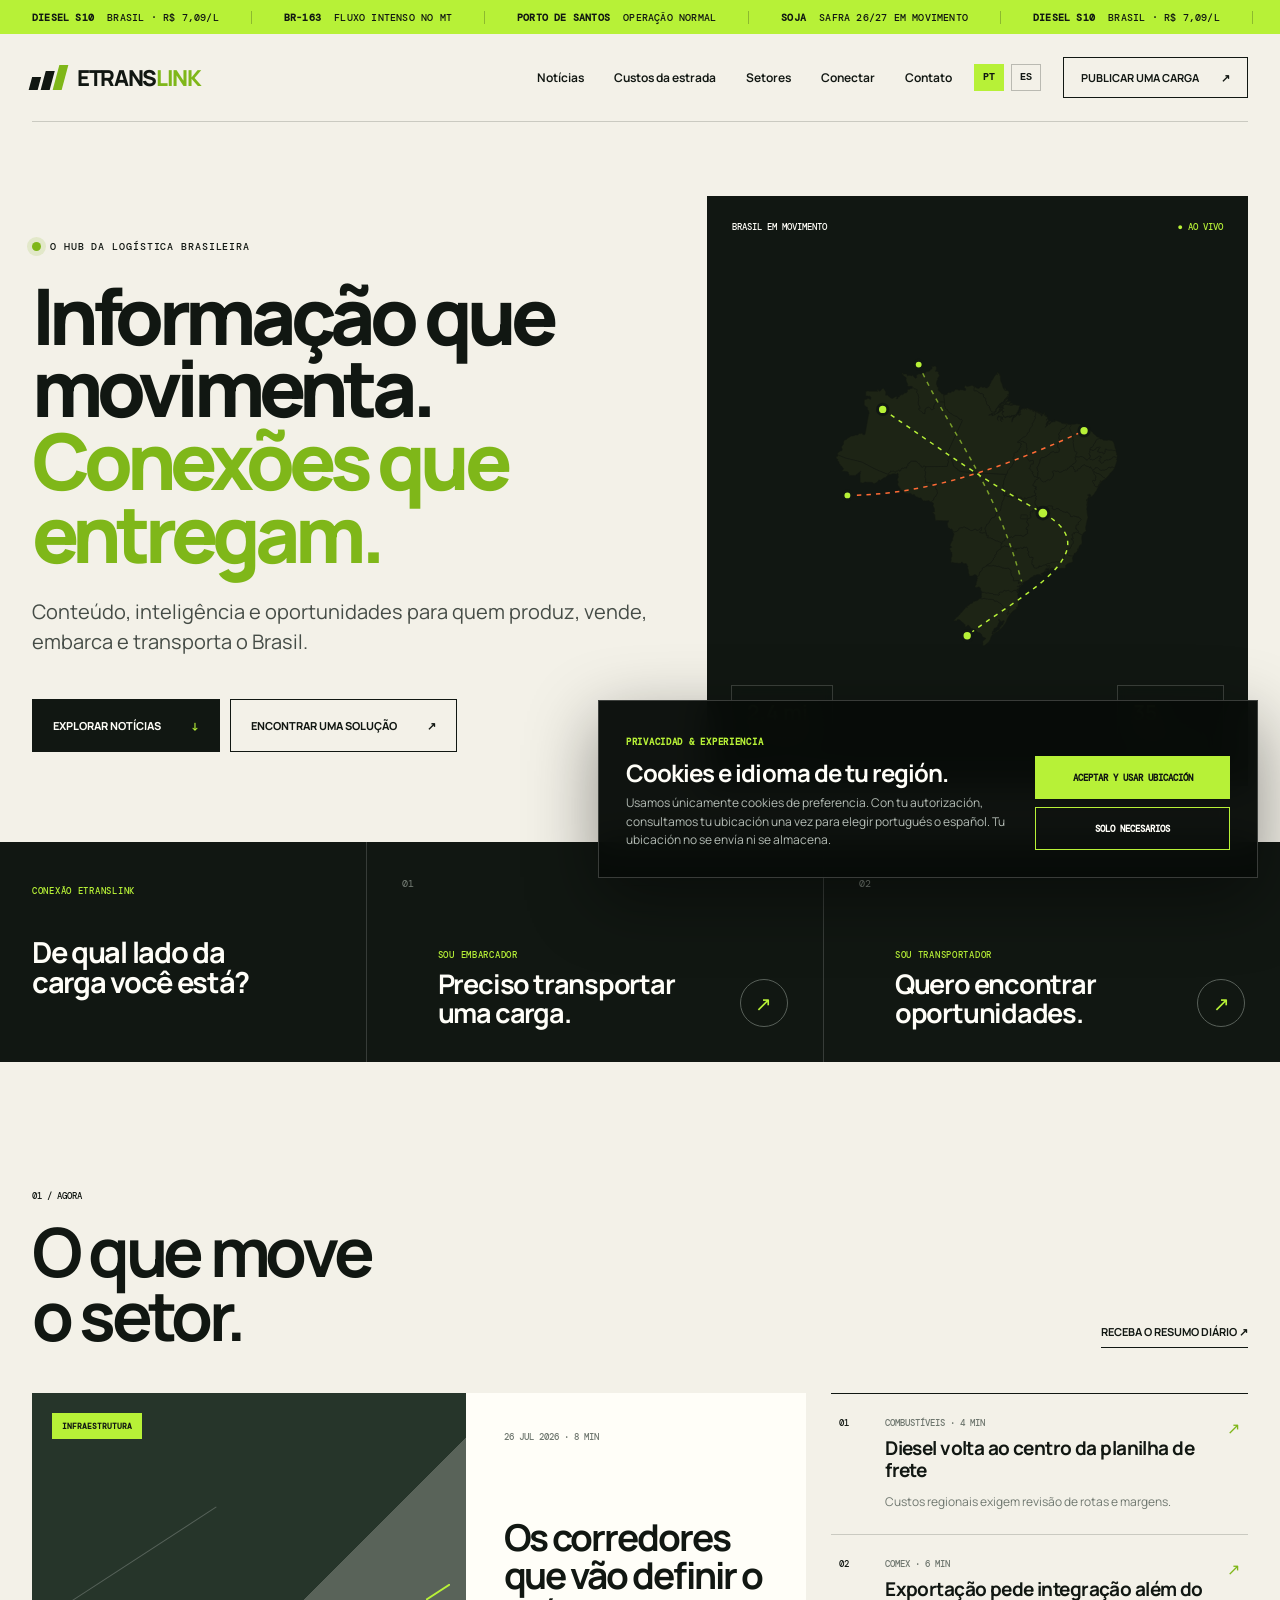
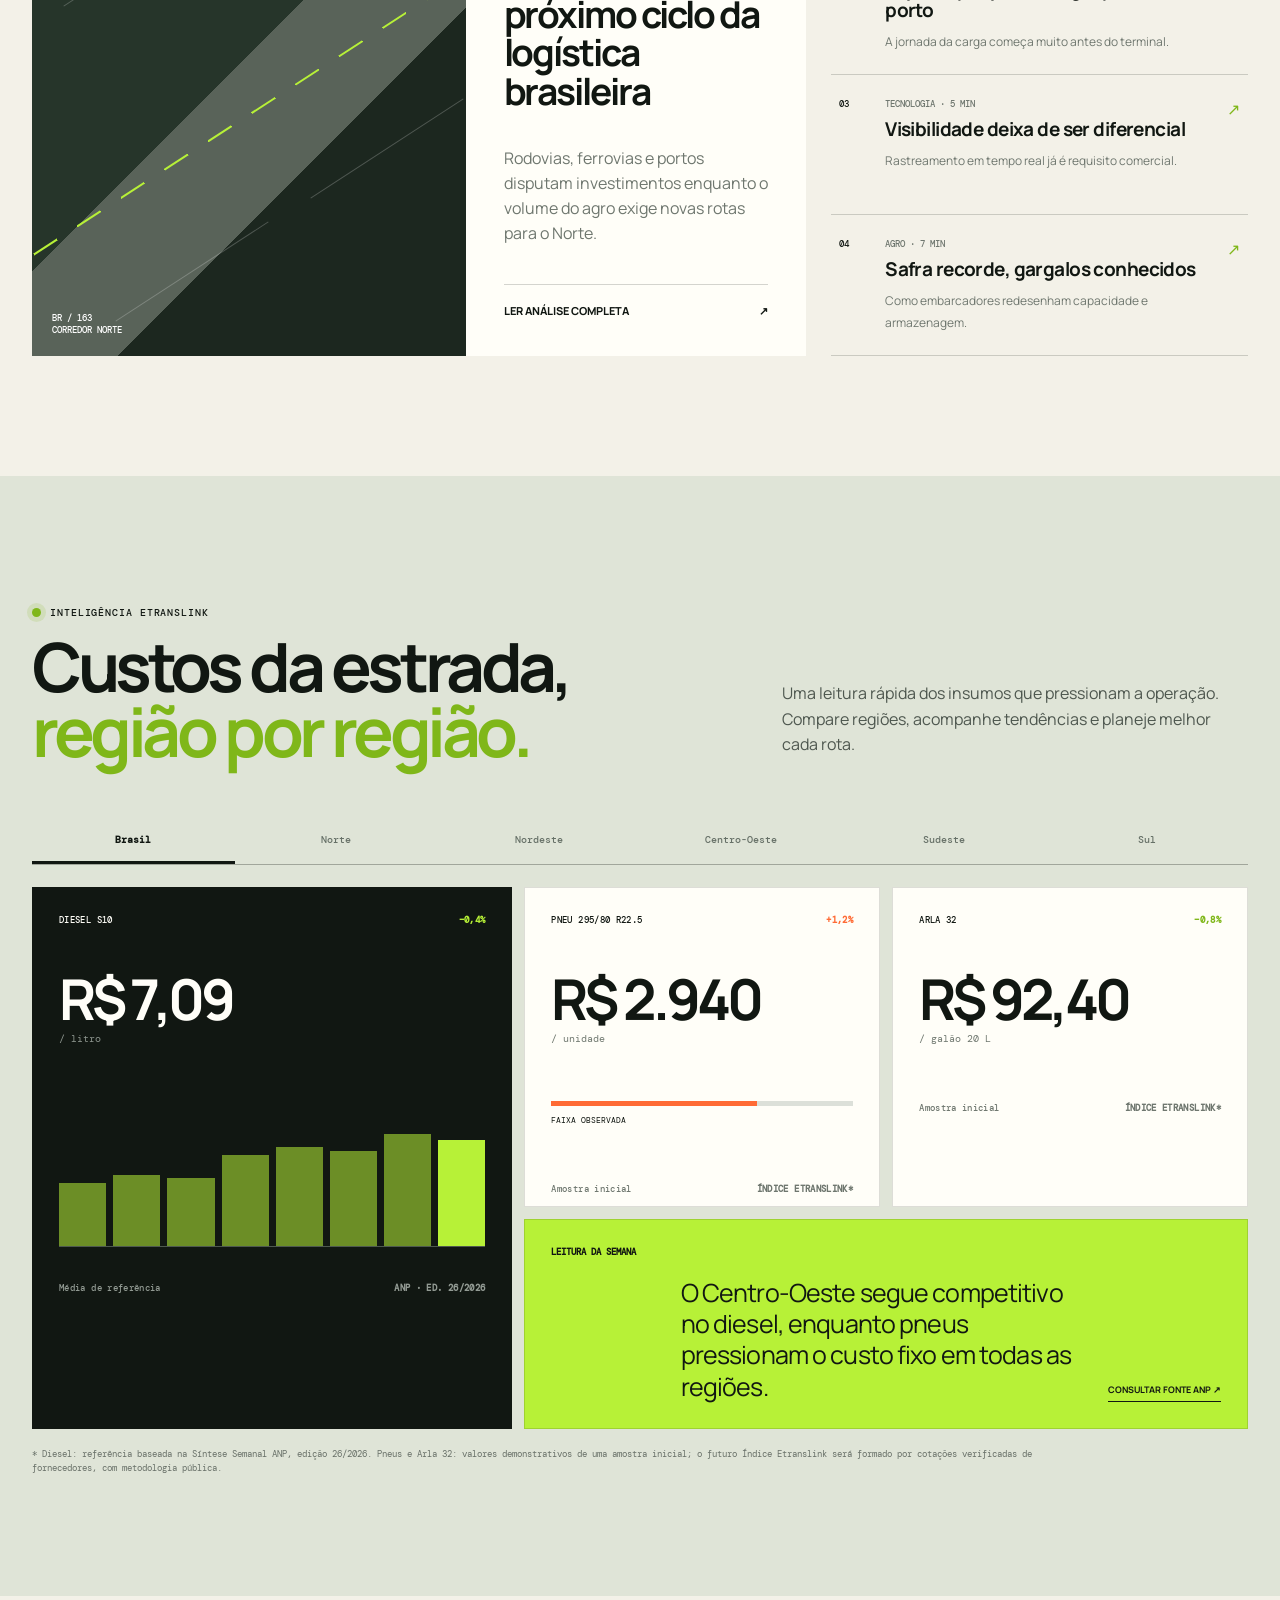
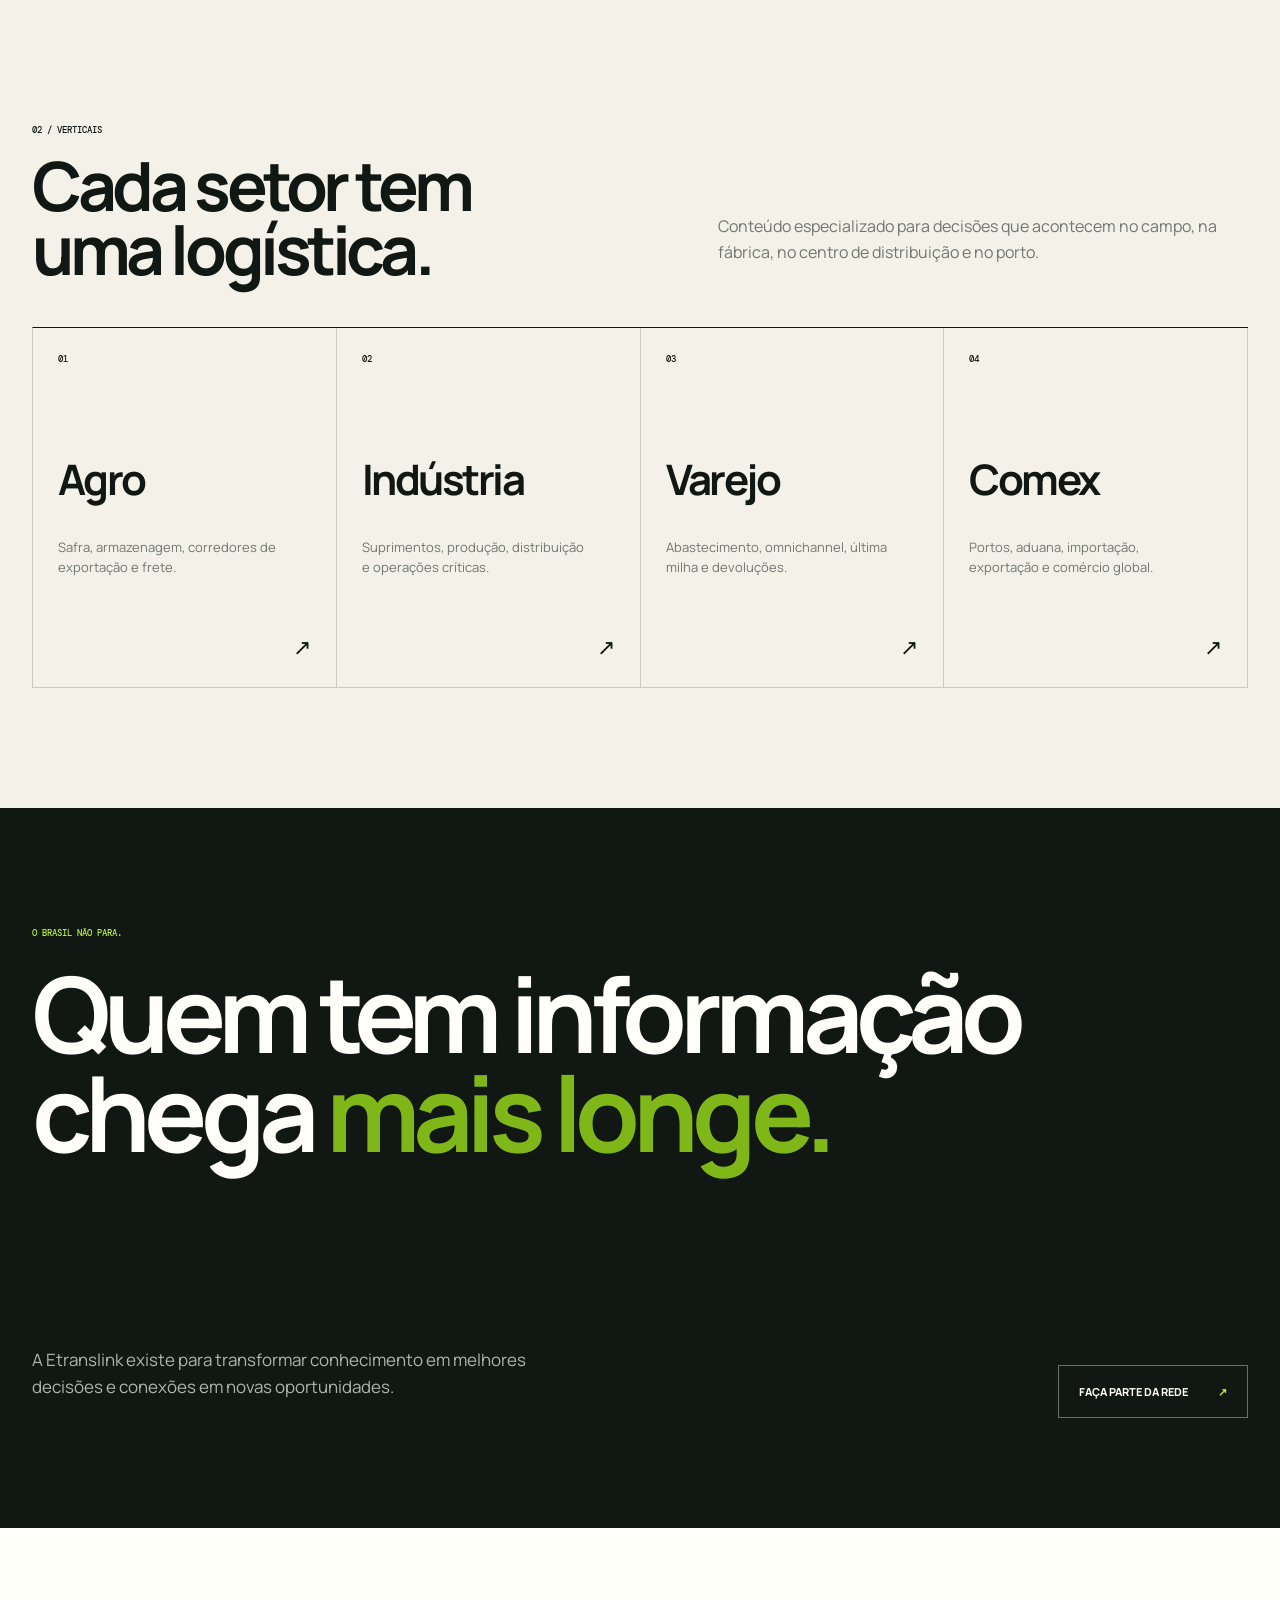
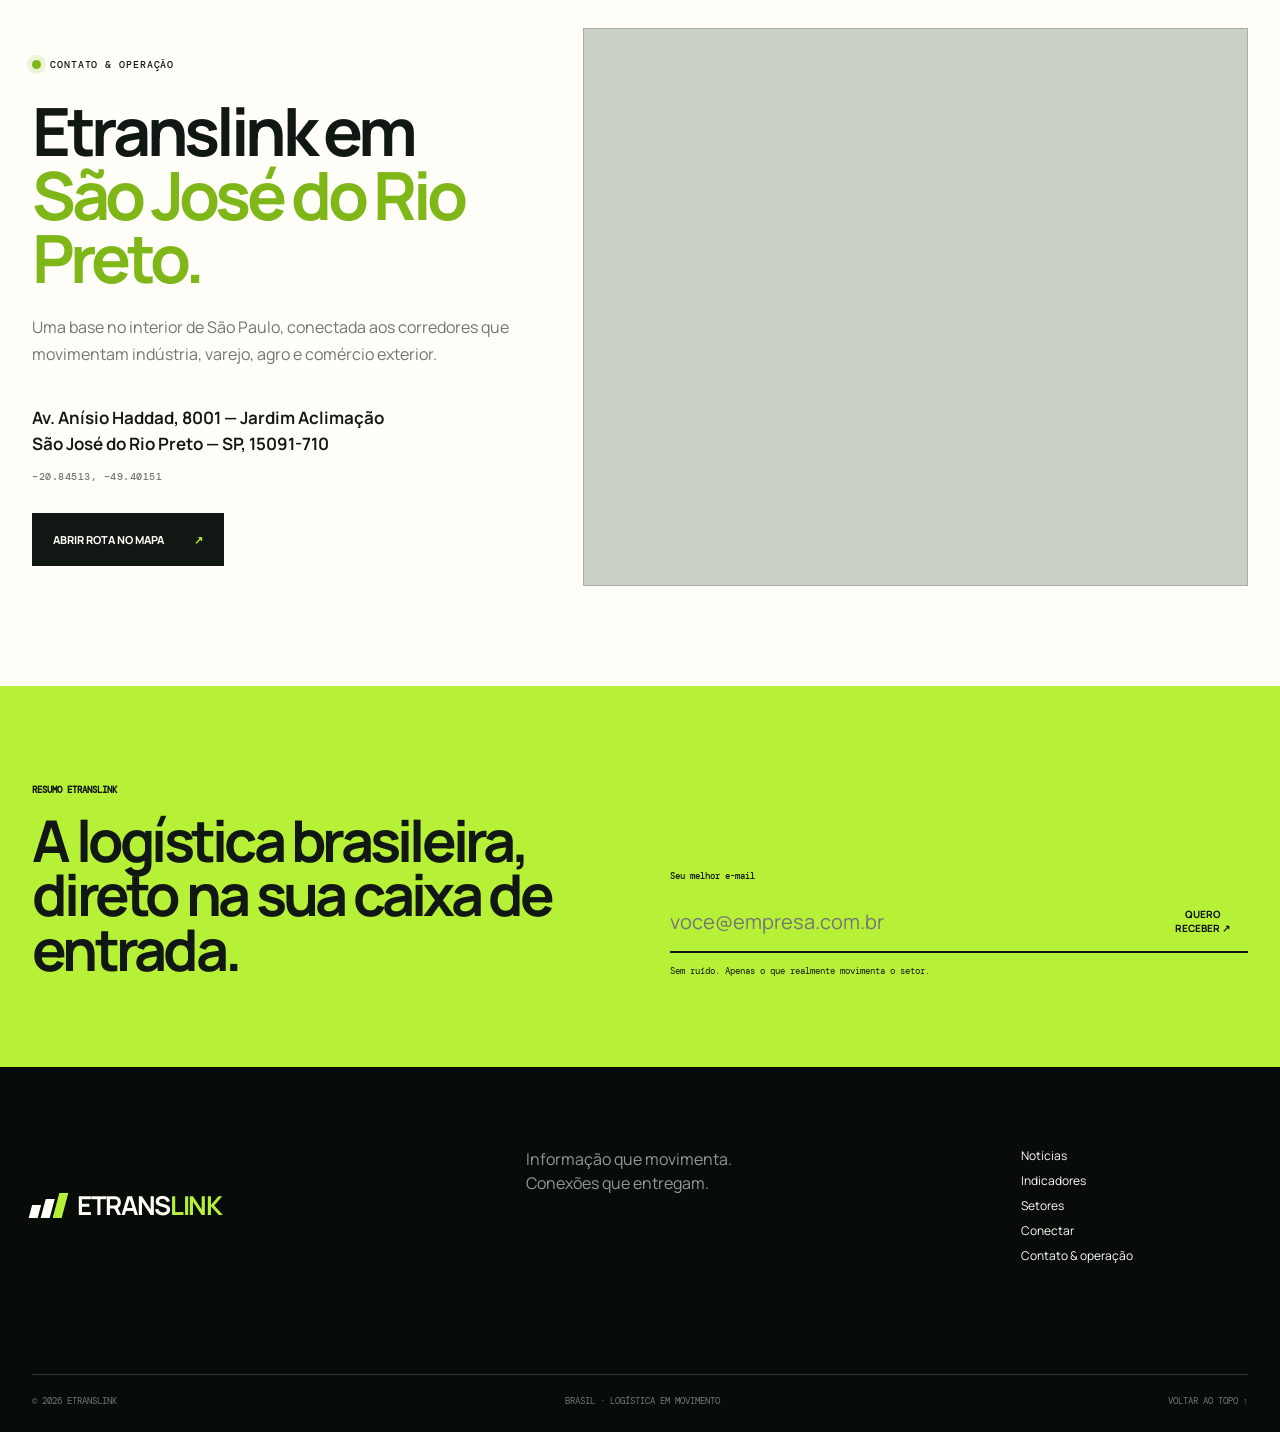
<file: index.html>
<!doctype html>
<html lang="pt-BR">
  <head>
    <meta charset="utf-8" />
    <meta name="viewport" content="width=device-width, initial-scale=1" />
    <meta name="theme-color" content="#111712" />
    <meta name="description" content="Etranslink conecta quem produz, embarca e transporta o Brasil com notícias, inteligência de custos e oportunidades logísticas." />
    <meta name="robots" content="index, follow, max-image-preview:large, max-snippet:-1" />
    <title>Etranslink — Informação que movimenta. Conexões que entregam.</title>
    <link rel="canonical" href="https://etranslink.digital/pt-br/" />
    <link rel="alternate" hreflang="pt-BR" href="https://etranslink.digital/pt-br/" />
    <link rel="alternate" hreflang="es-419" href="https://etranslink.digital/es/" />
    <link rel="alternate" hreflang="x-default" href="https://etranslink.digital/pt-br/" />
    <meta property="og:type" content="website" />
    <meta property="og:site_name" content="Etranslink" />
    <meta property="og:title" content="Etranslink — O hub da logística brasileira" />
    <meta property="og:description" content="Notícias, custos da estrada e conexões entre embarcadores e transportadores." />
    <meta property="og:url" content="https://etranslink.digital/pt-br/" />
    <link rel="icon" href="/favicon.svg" type="image/svg+xml" sizes="any" />
    <link rel="shortcut icon" href="/favicon.svg" />
    <link rel="stylesheet" href="/styles.css?v=6" />
    <script src="/app.js?v=3" defer></script>
    <script type="application/ld+json">
      {
        "@context": "https://schema.org",
        "@type": "NewsMediaOrganization",
        "name": "Etranslink",
        "url": "https://etranslink.digital/",
        "description": "Portal de notícias, inteligência e negócios para a logística brasileira.",
        "areaServed": "BR",
        "address": {
          "@type": "PostalAddress",
          "streetAddress": "Av. Anísio Haddad, 8001 - Jardim Aclimação",
          "addressLocality": "São José do Rio Preto",
          "addressRegion": "SP",
          "postalCode": "15091-710",
          "addressCountry": "BR"
        },
        "geo": {
          "@type": "GeoCoordinates",
          "latitude": -20.8451335,
          "longitude": -49.4015081
        },
        "knowsAbout": ["Logística", "Transporte rodoviário", "Supply chain", "Agronegócio", "Indústria", "Varejo", "Importação", "Exportação"]
      }
    </script>
  </head>
  <body>
    <a class="skip-link" href="#conteudo">Ir para o conteúdo</a>

    <div class="market-ticker" aria-label="Destaques do mercado">
      <div>
        <span><b>DIESEL S10</b> BRASIL · R$ 7,09/L</span>
        <span><b>BR-163</b> FLUXO INTENSO NO MT</span>
        <span><b>PORTO DE SANTOS</b> OPERAÇÃO NORMAL</span>
        <span><b>SOJA</b> SAFRA 26/27 EM MOVIMENTO</span>
        <span><b>DIESEL S10</b> BRASIL · R$ 7,09/L</span>
        <span><b>BR-163</b> FLUXO INTENSO NO MT</span>
      </div>
    </div>

    <header class="site-header">
      <a class="brand" href="/" aria-label="Etranslink — início">
        <span class="brand-mark" aria-hidden="true"><i></i><i></i><i></i></span>
        <span>ETRANS<em>LINK</em></span>
      </a>
      <nav class="main-nav" aria-label="Navegação principal">
        <a href="#noticias">Notícias</a>
        <a href="#custos">Custos da estrada</a>
        <a href="#setores">Setores</a>
        <a href="#conectar">Conectar</a>
        <a href="#contato">Contato</a>
      </nav>
      <nav class="language-nav" aria-label="Idiomas"><a href="/pt-br/" aria-current="page">PT</a><a href="/es/">ES</a></nav>
      <button class="menu-toggle" aria-expanded="false" aria-controls="mobile-nav">Menu</button>
      <a class="header-cta" href="#conectar">Publicar uma carga <span>↗</span></a>
    </header>
    <div class="mobile-nav" id="mobile-nav" hidden>
      <a href="#noticias">Notícias</a>
      <a href="#custos">Custos da estrada</a>
      <a href="#setores">Setores</a>
      <a href="#conectar">Conectar</a>
      <a href="#contato">Contato</a>
      <span class="mobile-languages"><a href="/pt-br/" aria-current="page">PT</a><a href="/es/">ES</a></span>
    </div>

    <main id="conteudo">
      <section class="hero">
        <div class="hero-copy">
          <p class="eyebrow"><span></span> O HUB DA LOGÍSTICA BRASILEIRA</p>
          <h1>Informação que movimenta.<br /><em>Conexões que entregam.</em></h1>
          <p class="hero-lead">
            Conteúdo, inteligência e oportunidades para quem produz, vende,
            embarca e transporta o Brasil.
          </p>
          <div class="hero-actions">
            <a class="button primary" href="#noticias">Explorar notícias <span>↓</span></a>
            <a class="button secondary" href="#conectar">Encontrar uma solução <span>↗</span></a>
          </div>
        </div>
        <div class="hero-network" aria-label="Representação da malha logística brasileira">
          <div class="network-label">BRASIL EM MOVIMENTO <b>● AO VIVO</b></div>
          <svg viewBox="0 0 600 560" role="img" aria-label="Mapa do Brasil conectado por rotas logísticas">
            <image class="brazil-map" href="/brazil-map.svg" x="92" y="28" width="410" height="505" preserveAspectRatio="xMidYMid meet" />
            <path class="route route-a" d="M171 152 C248 204 292 239 389 293 S350 409 286 460"/>
            <path class="route route-b" d="M123 269 C213 268 306 245 445 181"/>
            <path class="route route-c" d="M220 91 C259 178 322 247 360 386"/>
            <circle cx="171" cy="152" r="7"/><circle cx="389" cy="293" r="8"/>
            <circle cx="286" cy="460" r="7"/><circle cx="123" cy="269" r="6"/>
            <circle cx="445" cy="181" r="7"/><circle cx="220" cy="91" r="6"/>
          </svg>
          <div class="network-stat stat-one"><strong>2,4 mi</strong><span>km de rodovias</span></div>
          <div class="network-stat stat-two"><strong>35</strong><span>portos públicos</span></div>
          <div class="network-pulse"></div>
        </div>
      </section>

      <section class="quick-connect" id="conectar">
        <div class="quick-title">
          <span>CONEXÃO ETRANSLINK</span>
          <h2>De qual lado da carga você está?</h2>
        </div>
        <article>
          <span class="card-index">01</span>
          <div><p>SOU EMBARCADOR</p><h3>Preciso transportar uma carga.</h3></div>
          <button data-open-form="shipper" aria-label="Abrir formulário para embarcador">↗</button>
        </article>
        <article>
          <span class="card-index">02</span>
          <div><p>SOU TRANSPORTADOR</p><h3>Quero encontrar oportunidades.</h3></div>
          <button data-open-form="carrier" aria-label="Abrir formulário para transportador">↗</button>
        </article>
      </section>

      <section class="editorial" id="noticias">
        <div class="section-head">
          <div><span>01 / AGORA</span><h2>O que move<br />o setor.</h2></div>
          <a href="#newsletter">Receba o resumo diário ↗</a>
        </div>
        <div class="news-grid">
          <article class="lead-story">
            <div class="story-visual road-visual">
              <span class="story-tag">INFRAESTRUTURA</span>
              <div class="road-lines"><i></i><i></i><i></i></div>
              <span class="visual-code">BR / 163<br />CORREDOR NORTE</span>
            </div>
            <div class="story-copy">
              <p>26 JUL 2026 · 8 MIN</p>
              <h3>Os corredores que vão definir o próximo ciclo da logística brasileira</h3>
              <p>Rodovias, ferrovias e portos disputam investimentos enquanto o volume do agro exige novas rotas para o Norte.</p>
              <a href="#newsletter">Ler análise completa <span>↗</span></a>
            </div>
          </article>
          <div class="story-list">
            <article>
              <span class="number">01</span>
              <div><p>COMBUSTÍVEIS · 4 MIN</p><h3>Diesel volta ao centro da planilha de frete</h3><span>Custos regionais exigem revisão de rotas e margens.</span></div>
              <b>↗</b>
            </article>
            <article>
              <span class="number">02</span>
              <div><p>COMEX · 6 MIN</p><h3>Exportação pede integração além do porto</h3><span>A jornada da carga começa muito antes do terminal.</span></div>
              <b>↗</b>
            </article>
            <article>
              <span class="number">03</span>
              <div><p>TECNOLOGIA · 5 MIN</p><h3>Visibilidade deixa de ser diferencial</h3><span>Rastreamento em tempo real já é requisito comercial.</span></div>
              <b>↗</b>
            </article>
            <article>
              <span class="number">04</span>
              <div><p>AGRO · 7 MIN</p><h3>Safra recorde, gargalos conhecidos</h3><span>Como embarcadores redesenham capacidade e armazenagem.</span></div>
              <b>↗</b>
            </article>
          </div>
        </div>
      </section>

      <section class="cost-center" id="custos">
        <div class="cost-heading">
          <div>
            <p class="eyebrow"><span></span> INTELIGÊNCIA ETRANSLINK</p>
            <h2>Custos da estrada,<br /><em>região por região.</em></h2>
          </div>
          <p>Uma leitura rápida dos insumos que pressionam a operação. Compare regiões, acompanhe tendências e planeje melhor cada rota.</p>
        </div>

        <div class="region-tabs" role="tablist" aria-label="Selecione uma região">
          <button class="active" data-region="brasil" role="tab">Brasil</button>
          <button data-region="norte" role="tab">Norte</button>
          <button data-region="nordeste" role="tab">Nordeste</button>
          <button data-region="centro-oeste" role="tab">Centro-Oeste</button>
          <button data-region="sudeste" role="tab">Sudeste</button>
          <button data-region="sul" role="tab">Sul</button>
        </div>

        <div class="cost-bento">
          <article class="metric-card diesel-card">
            <div class="metric-top"><span>DIESEL S10</span><b class="trend" id="diesel-trend">−0,4%</b></div>
            <div class="metric-main"><strong id="diesel-price">R$ 7,09</strong><span>/ litro</span></div>
            <div class="spark-bars" aria-hidden="true"><i></i><i></i><i></i><i></i><i></i><i></i><i></i><i></i></div>
            <div class="metric-foot"><span>Média de referência</span><b>ANP · ED. 26/2026</b></div>
          </article>
          <article class="metric-card tire-card">
            <div class="metric-top"><span>PNEU 295/80 R22.5</span><b class="trend up" id="tire-trend">+1,2%</b></div>
            <div class="metric-main"><strong id="tire-price">R$ 2.940</strong><span>/ unidade</span></div>
            <div class="tire-gauge"><div><span id="tire-gauge"></span></div><small>FAIXA OBSERVADA</small></div>
            <div class="metric-foot"><span>Amostra inicial</span><b>ÍNDICE ETRANSLINK*</b></div>
          </article>
          <article class="metric-card arla-card">
            <div class="metric-top"><span>ARLA 32</span><b class="trend" id="arla-trend">−0,8%</b></div>
            <div class="metric-main"><strong id="arla-price">R$ 92,40</strong><span>/ galão 20 L</span></div>
            <div class="drop-visual" aria-hidden="true"><span>32</span></div>
            <div class="metric-foot"><span>Amostra inicial</span><b>ÍNDICE ETRANSLINK*</b></div>
          </article>
          <article class="metric-card insight-card">
            <span>LEITURA DA SEMANA</span>
            <blockquote id="region-insight">O Centro-Oeste segue competitivo no diesel, enquanto pneus pressionam o custo fixo em todas as regiões.</blockquote>
            <a href="https://www.gov.br/anp/pt-br/assuntos/precos-e-defesa-da-concorrencia/precos/levantamento-de-precos-de-combustiveis-ultimas-semanas-pesquisadas" target="_blank" rel="noopener noreferrer">Consultar fonte ANP ↗</a>
          </article>
        </div>
        <p class="data-note">* Diesel: referência baseada na Síntese Semanal ANP, edição 26/2026. Pneus e Arla 32: valores demonstrativos de uma amostra inicial; o futuro Índice Etranslink será formado por cotações verificadas de fornecedores, com metodologia pública.</p>
      </section>

      <section class="sectors" id="setores">
        <div class="section-head">
          <div><span>02 / VERTICAIS</span><h2>Cada setor tem<br />uma logística.</h2></div>
          <p>Conteúdo especializado para decisões que acontecem no campo, na fábrica, no centro de distribuição e no porto.</p>
        </div>
        <div class="sector-grid">
          <a href="#newsletter"><span>01</span><h3>Agro</h3><p>Safra, armazenagem, corredores de exportação e frete.</p><b>↗</b></a>
          <a href="#newsletter"><span>02</span><h3>Indústria</h3><p>Suprimentos, produção, distribuição e operações críticas.</p><b>↗</b></a>
          <a href="#newsletter"><span>03</span><h3>Varejo</h3><p>Abastecimento, omnichannel, última milha e devoluções.</p><b>↗</b></a>
          <a href="#newsletter"><span>04</span><h3>Comex</h3><p>Portos, aduana, importação, exportação e comércio global.</p><b>↗</b></a>
        </div>
      </section>

      <section class="manifesto">
        <p>O BRASIL NÃO PARA.</p>
        <h2>Quem tem informação<br />chega <em>mais longe.</em></h2>
        <div class="manifesto-bottom">
          <p>A Etranslink existe para transformar conhecimento em melhores decisões e conexões em novas oportunidades.</p>
          <a class="button primary" href="#conectar">Faça parte da rede <span>↗</span></a>
        </div>
      </section>

      <section class="office" id="contato">
        <div class="office-copy">
          <p class="eyebrow"><span></span> CONTATO & OPERAÇÃO</p>
          <h2>Etranslink em<br /><em>São José do Rio Preto.</em></h2>
          <p>Uma base no interior de São Paulo, conectada aos corredores que movimentam indústria, varejo, agro e comércio exterior.</p>
          <address>
            Av. Anísio Haddad, 8001 — Jardim Aclimação<br />
            São José do Rio Preto — SP, 15091-710
          </address>
          <p class="office-coordinates">−20.84513, −49.40151</p>
          <a class="button primary" href="https://www.google.com/maps/dir/?api=1&amp;destination=-20.8451335%2C-49.4015081" target="_blank" rel="noopener noreferrer">Abrir rota no mapa <span>↗</span></a>
        </div>
        <div class="office-map">
          <iframe title="Mapa do escritório Etranslink em São José do Rio Preto" src="https://www.openstreetmap.org/export/embed.html?bbox=-49.4075%2C-20.8511%2C-49.3955%2C-20.8391&amp;layer=mapnik&amp;marker=-20.8451335%2C-49.4015081" loading="lazy" referrerpolicy="no-referrer-when-downgrade"></iframe>
        </div>
      </section>

      <section class="newsletter" id="newsletter">
        <div><span>RESUMO ETRANSLINK</span><h2>A logística brasileira,<br />direto na sua caixa de entrada.</h2></div>
        <form id="newsletter-form">
          <label for="newsletter-email">Seu melhor e-mail</label>
          <div><input id="newsletter-email" type="email" placeholder="voce@empresa.com.br" required /><button type="submit">Quero receber ↗</button></div>
          <small>Sem ruído. Apenas o que realmente movimenta o setor.</small>
        </form>
      </section>
    </main>

    <footer>
      <div class="footer-brand"><span class="brand-mark" aria-hidden="true"><i></i><i></i><i></i></span><strong>ETRANS<em>LINK</em></strong></div>
      <p>Informação que movimenta.<br />Conexões que entregam.</p>
      <div><a href="#noticias">Notícias</a><a href="#custos">Indicadores</a><a href="#setores">Setores</a><a href="#conectar">Conectar</a><a href="#contato">Contato & operação</a></div>
      <div class="footer-bottom"><span>© 2026 ETRANSLINK</span><span>BRASIL · LOGÍSTICA EM MOVIMENTO</span><a href="#conteudo">VOLTAR AO TOPO ↑</a></div>
    </footer>

    <dialog class="connection-dialog" id="connection-dialog">
      <button class="dialog-close" aria-label="Fechar formulário">×</button>
      <p class="eyebrow"><span></span> CONEXÃO ETRANSLINK</p>
      <h2 id="dialog-title">Conte sobre sua carga.</h2>
      <p id="dialog-description">Preencha os dados iniciais. A mensagem será organizada para você continuar o atendimento pelo WhatsApp.</p>
      <form id="connection-form">
        <input type="hidden" id="profile-type" value="Embarcador" />
        <label>Nome ou empresa<input id="contact-name" required placeholder="Como podemos chamar você?" /></label>
        <div class="form-row">
          <label>Origem<input id="cargo-origin" required placeholder="Cidade / UF" /></label>
          <label>Destino<input id="cargo-destination" required placeholder="Cidade / UF" /></label>
        </div>
        <label>O que você precisa?<textarea id="cargo-details" required placeholder="Tipo de carga, veículo, frequência ou área de atuação"></textarea></label>
        <button class="button primary" type="submit">Continuar pelo WhatsApp <span>↗</span></button>
      </form>
    </dialog>

    <div class="toast" id="toast" role="status" aria-live="polite"></div>
    <aside class="consent-banner" id="consent-banner" aria-labelledby="consent-title" aria-modal="true" role="dialog" hidden>
      <div class="consent-copy">
        <span id="consent-eyebrow">PRIVACIDADE & EXPERIÊNCIA</span>
        <h2 id="consent-title">Cookies e idioma da sua região.</h2>
        <p id="consent-text">Usamos apenas cookies de preferência. Com sua autorização, consultamos sua localização uma vez para escolher português ou espanhol. Sua localização não é enviada nem armazenada.</p>
      </div>
      <div class="consent-actions">
        <button type="button" class="consent-primary" id="consent-location">Aceitar e usar localização</button>
        <button type="button" class="consent-secondary" id="consent-essential">Somente necessários</button>
      </div>
    </aside>
  </body>
</html>
</file>
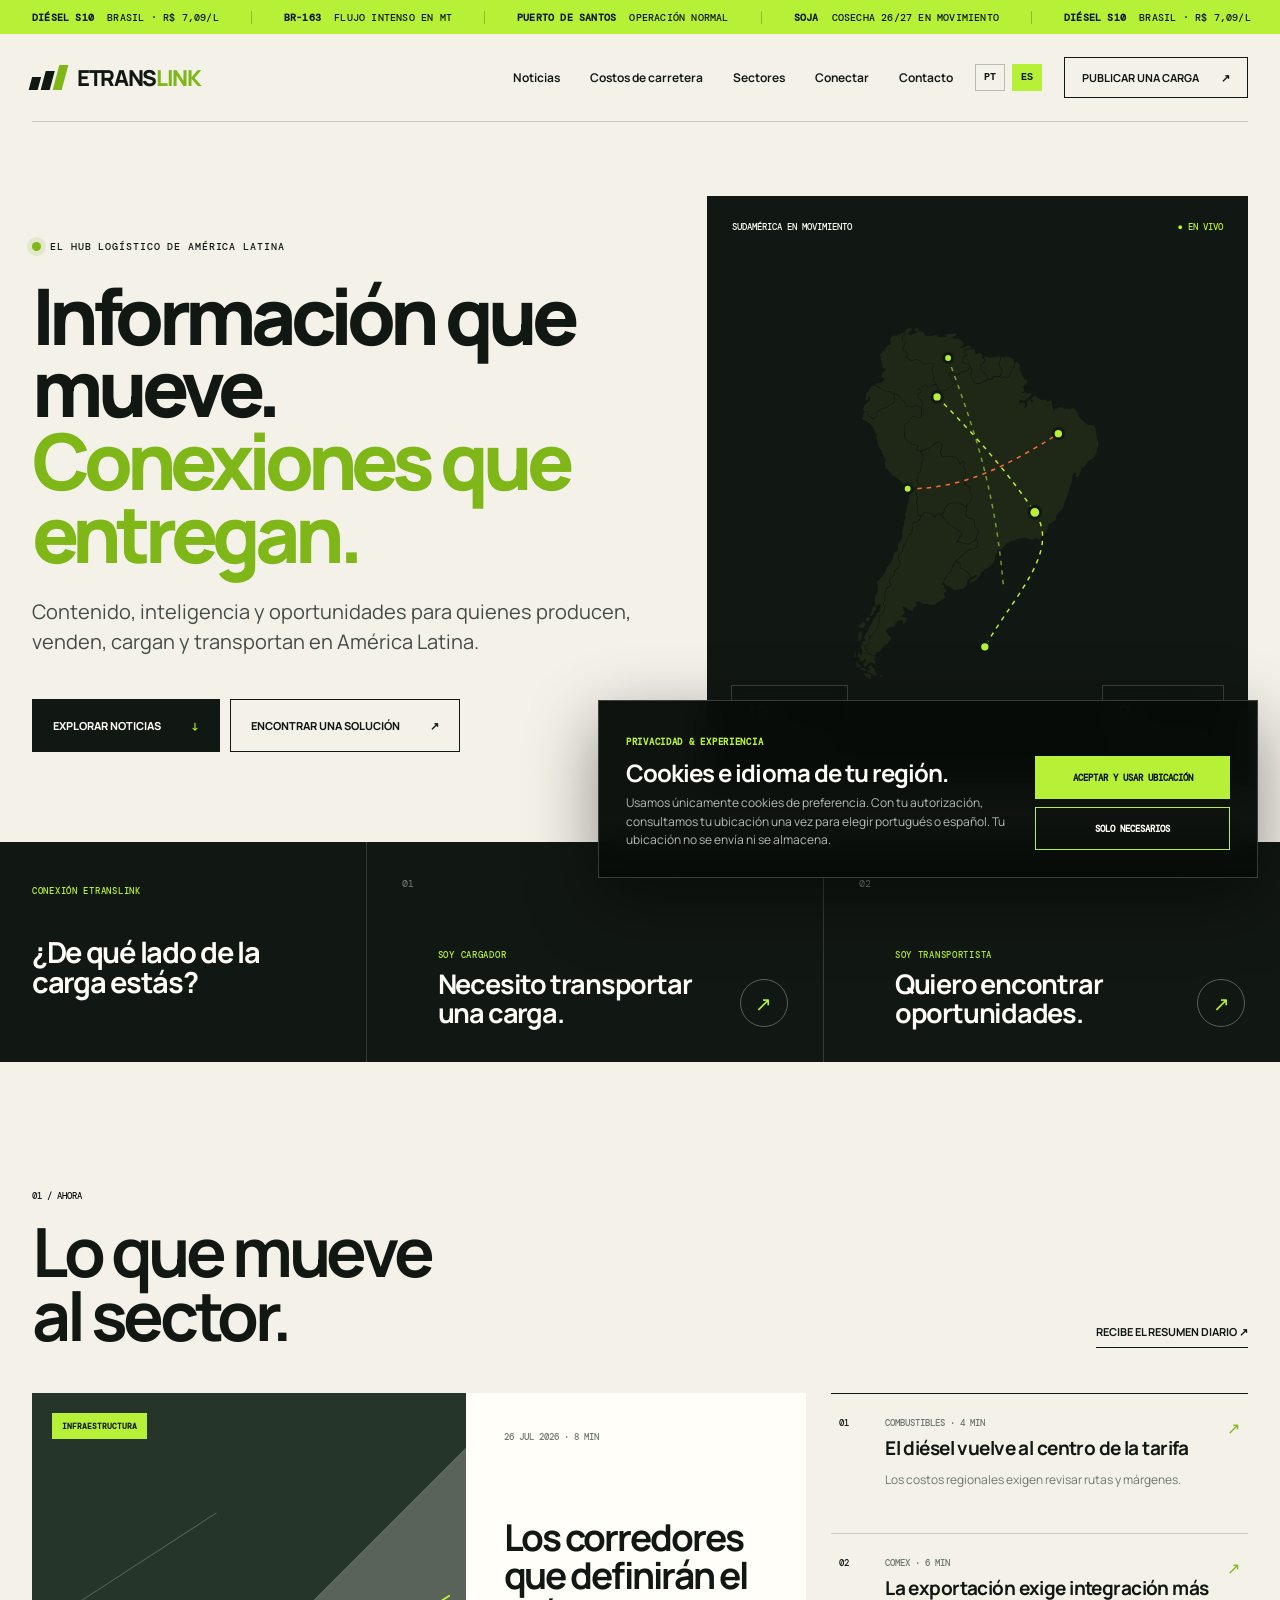
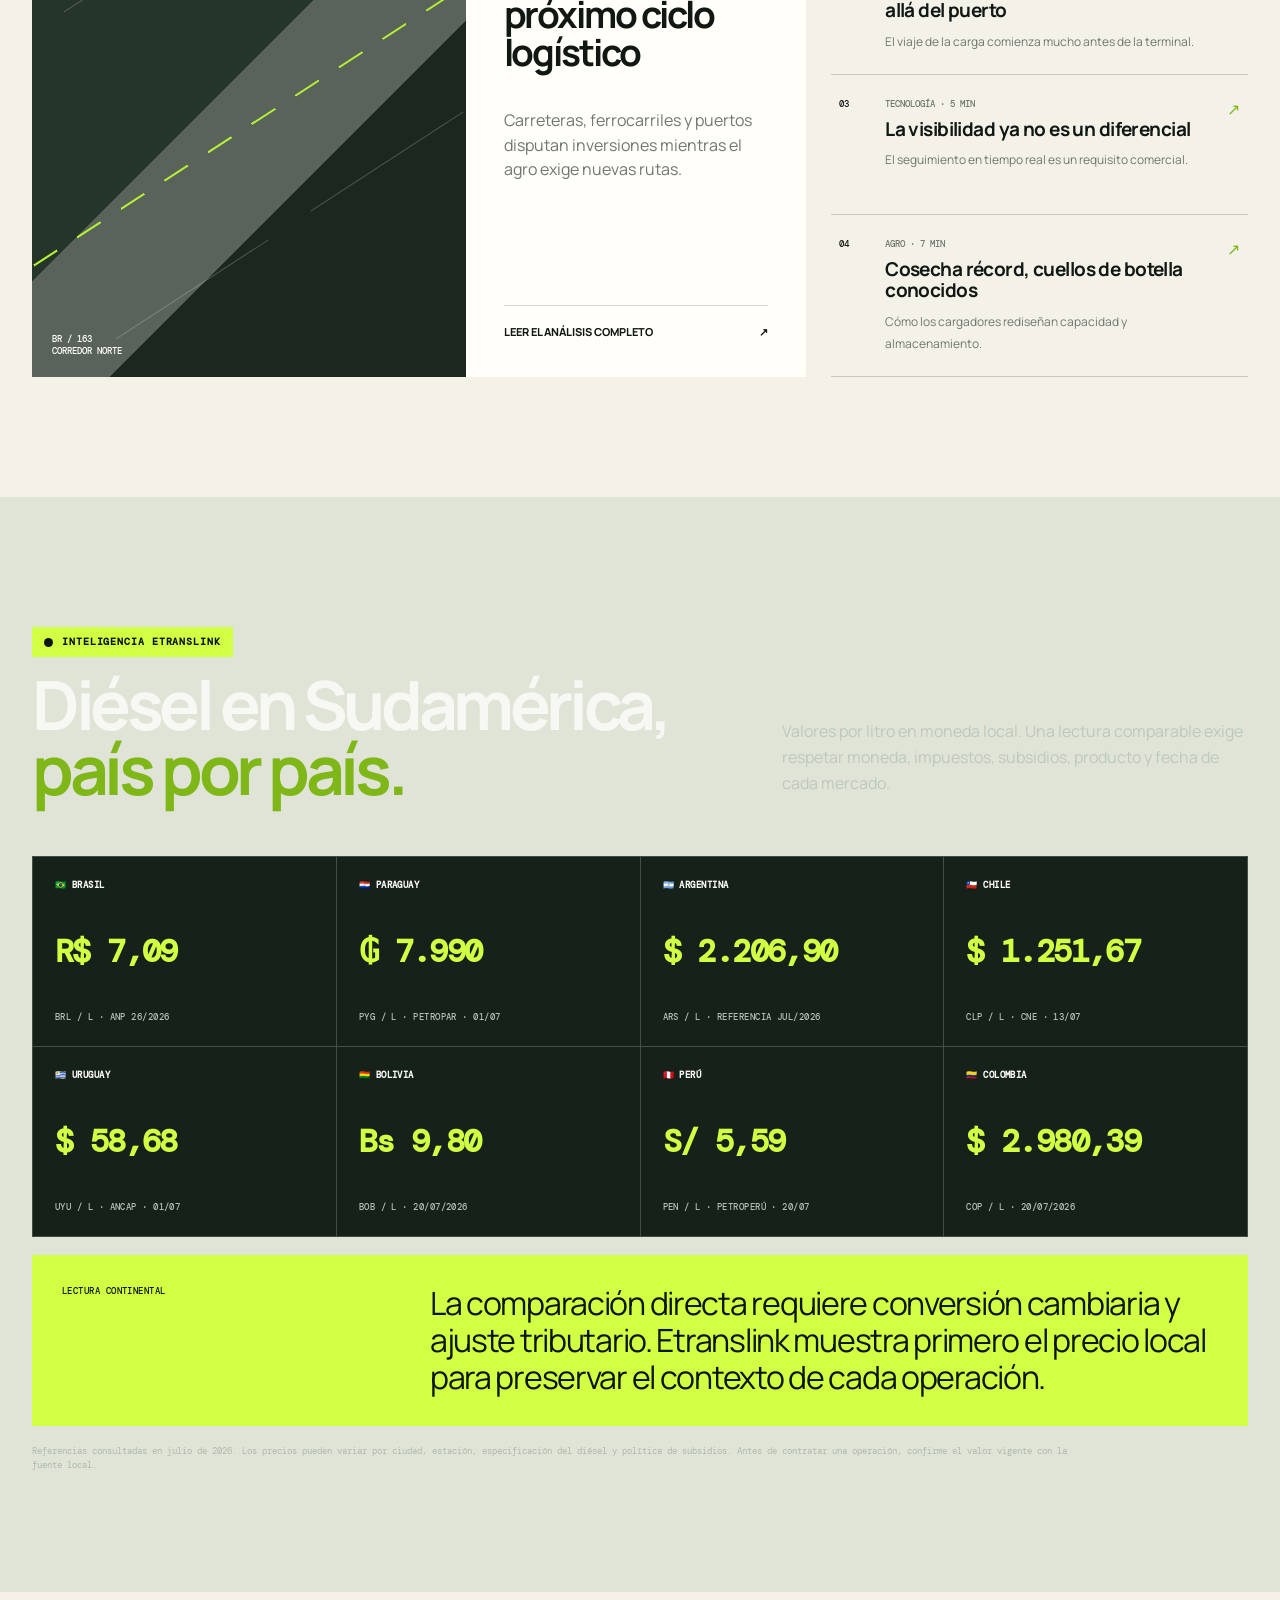
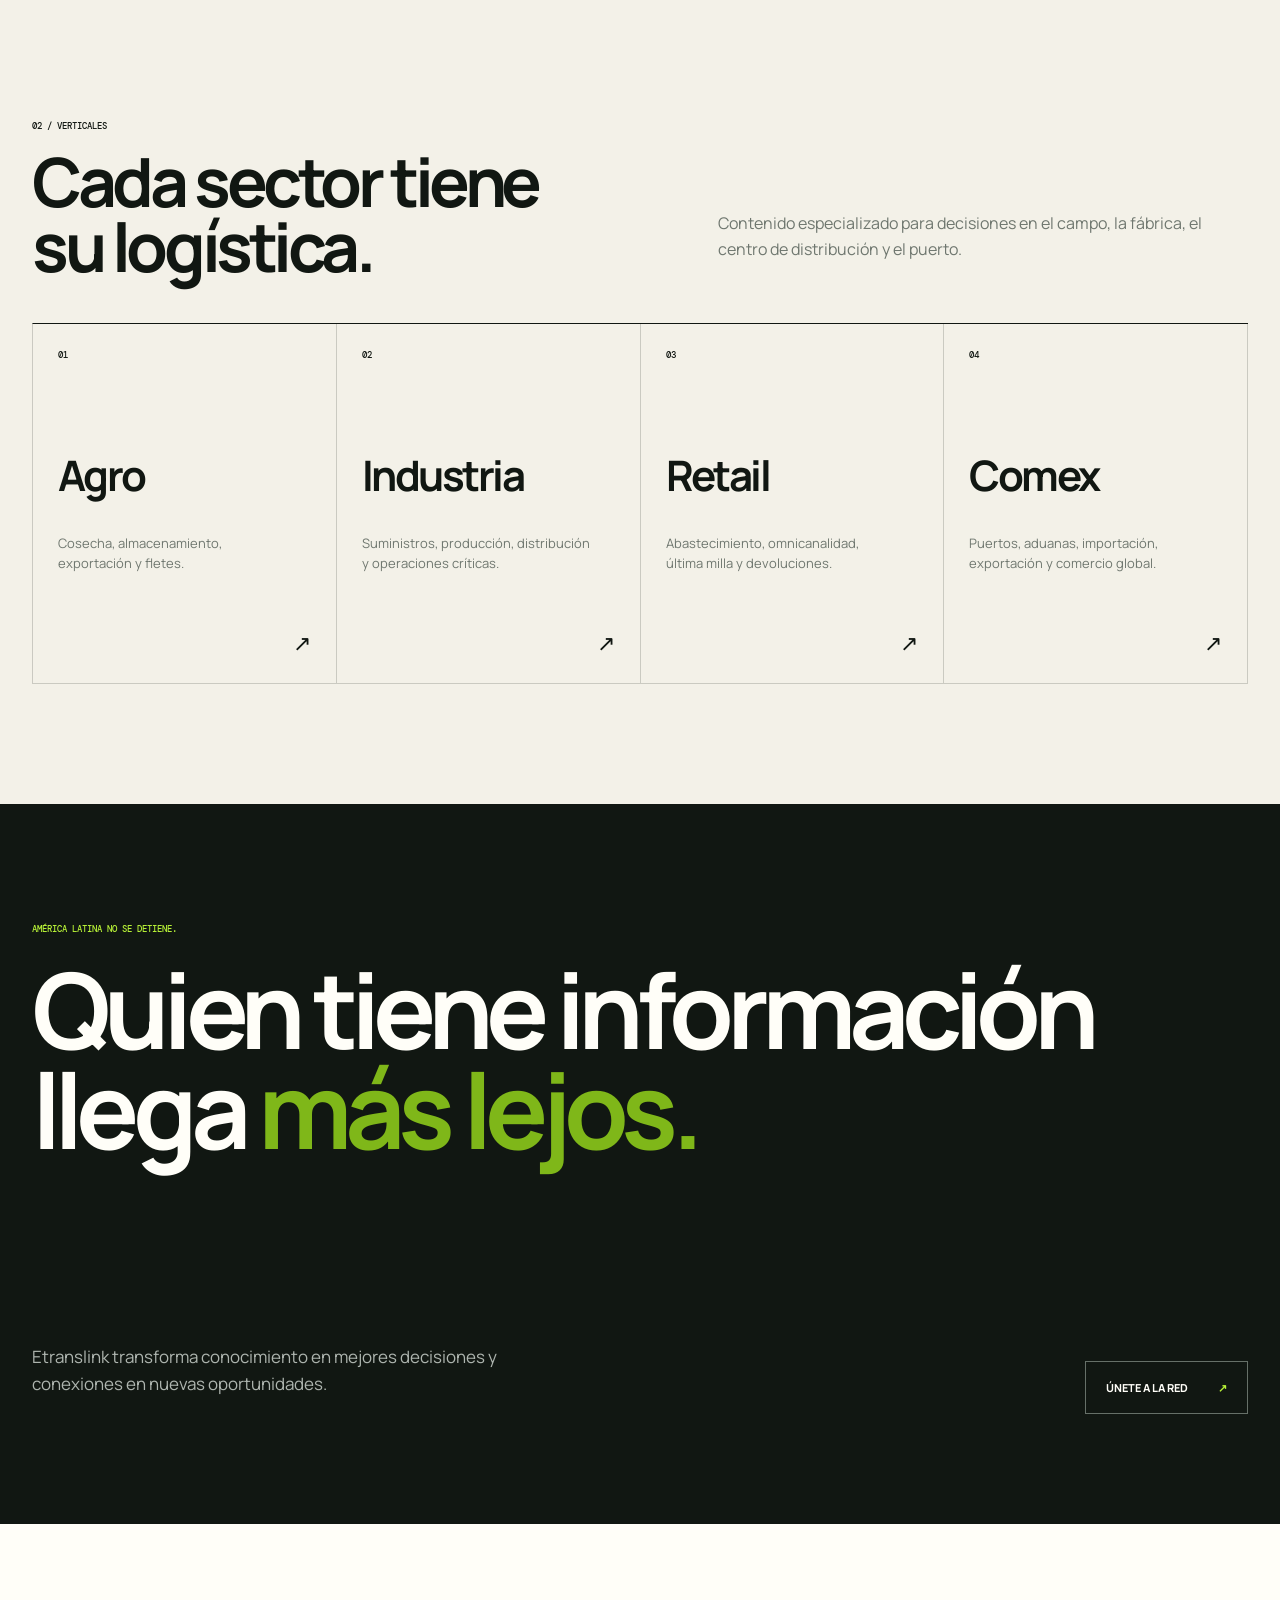
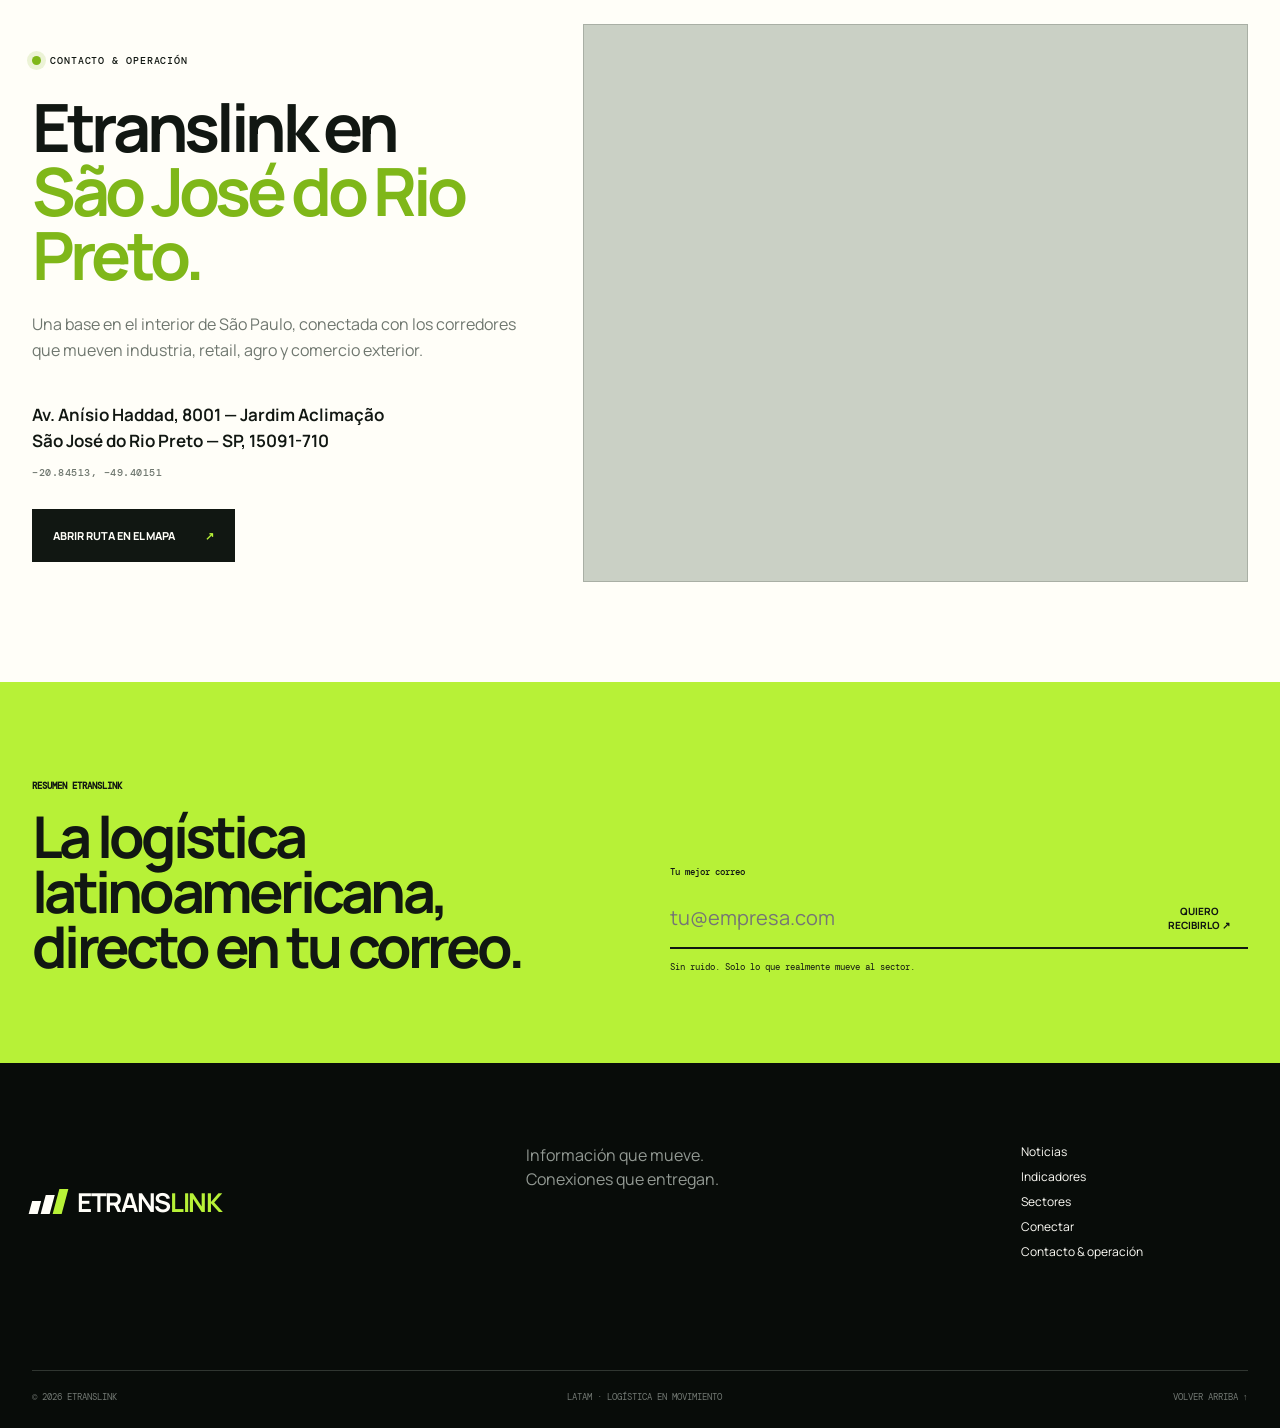
<file: es.html>
<!doctype html>
<html lang="es-419">
  <head>
    <meta charset="utf-8" />
    <meta name="viewport" content="width=device-width, initial-scale=1" />
    <meta name="theme-color" content="#111712" />
    <meta name="description" content="Etranslink conecta cargadores, transportistas, industria, agro y comercio exterior de América Latina con noticias, inteligencia de costos y oportunidades logísticas." />
    <meta name="robots" content="index, follow, max-image-preview:large, max-snippet:-1" />
    <title>Etranslink LATAM — Información que mueve. Conexiones que entregan.</title>
    <link rel="canonical" href="https://etranslink.digital/es/" />
    <link rel="alternate" hreflang="pt-BR" href="https://etranslink.digital/pt-br/" />
    <link rel="alternate" hreflang="es-419" href="https://etranslink.digital/es/" />
    <link rel="alternate" hreflang="x-default" href="https://etranslink.digital/pt-br/" />
    <meta property="og:type" content="website" />
    <meta property="og:site_name" content="Etranslink" />
    <meta property="og:title" content="Etranslink — El hub logístico de América Latina" />
    <meta property="og:description" content="Noticias, costos de carretera y conexiones entre cargadores y transportistas." />
    <meta property="og:url" content="https://etranslink.digital/es/" />
    <link rel="icon" href="/favicon.svg" type="image/svg+xml" sizes="any" />
    <link rel="shortcut icon" href="/favicon.svg" />
    <link rel="stylesheet" href="/styles.css?v=6" />
    <script src="/app.js?v=3" defer></script>
    <script type="application/ld+json">
      {
        "@context": "https://schema.org",
        "@type": "NewsMediaOrganization",
        "name": "Etranslink",
        "url": "https://etranslink.digital/es/",
        "description": "Portal de noticias, inteligencia y negocios para la logística latinoamericana.",
        "areaServed": ["Latin America", "BR", "AR", "CL", "CO", "MX", "PE", "UY", "PY", "BO", "EC"],
        "address": {
          "@type": "PostalAddress",
          "streetAddress": "Av. Anísio Haddad, 8001 - Jardim Aclimação",
          "addressLocality": "São José do Rio Preto",
          "addressRegion": "SP",
          "postalCode": "15091-710",
          "addressCountry": "BR"
        },
        "geo": {
          "@type": "GeoCoordinates",
          "latitude": -20.8451335,
          "longitude": -49.4015081
        },
        "knowsAbout": ["Logística", "Transporte por carretera", "Supply chain", "Agronegocios", "Industria", "Comercio exterior"]
      }
    </script>
  </head>
  <body>
    <a class="skip-link" href="#contenido">Ir al contenido</a>
    <div class="market-ticker" aria-label="Destacados del mercado"><div>
      <span><b>DIÉSEL S10</b> BRASIL · R$ 7,09/L</span><span><b>BR-163</b> FLUJO INTENSO EN MT</span><span><b>PUERTO DE SANTOS</b> OPERACIÓN NORMAL</span><span><b>SOJA</b> COSECHA 26/27 EN MOVIMIENTO</span><span><b>DIÉSEL S10</b> BRASIL · R$ 7,09/L</span><span><b>BR-163</b> FLUJO INTENSO EN MT</span>
    </div></div>
    <header class="site-header">
      <a class="brand" href="/es/" aria-label="Etranslink — inicio"><span class="brand-mark" aria-hidden="true"><i></i><i></i><i></i></span><span>ETRANS<em>LINK</em></span></a>
      <nav class="main-nav" aria-label="Navegación principal"><a href="#noticias">Noticias</a><a href="#costos">Costos de carretera</a><a href="#sectores">Sectores</a><a href="#conectar">Conectar</a><a href="#contacto">Contacto</a></nav>
      <nav class="language-nav" aria-label="Idiomas"><a href="/pt-br/">PT</a><a href="/es/" aria-current="page">ES</a></nav>
      <button class="menu-toggle" aria-expanded="false" aria-controls="mobile-nav">Menú</button>
      <a class="header-cta" href="#conectar">Publicar una carga <span>↗</span></a>
    </header>
    <div class="mobile-nav" id="mobile-nav" hidden><a href="#noticias">Noticias</a><a href="#costos">Costos de carretera</a><a href="#sectores">Sectores</a><a href="#conectar">Conectar</a><a href="#contacto">Contacto</a><span class="mobile-languages"><a href="/pt-br/">PT</a><a href="/es/" aria-current="page">ES</a></span></div>
    <main id="contenido">
      <section class="hero">
        <div class="hero-copy">
          <p class="eyebrow"><span></span> EL HUB LOGÍSTICO DE AMÉRICA LATINA</p>
          <h1>Información que mueve.<br /><em>Conexiones que entregan.</em></h1>
          <p class="hero-lead">Contenido, inteligencia y oportunidades para quienes producen, venden, cargan y transportan en América Latina.</p>
          <div class="hero-actions"><a class="button primary" href="#noticias">Explorar noticias <span>↓</span></a><a class="button secondary" href="#conectar">Encontrar una solución <span>↗</span></a></div>
        </div>
        <div class="hero-network" aria-label="Representación de la red logística sudamericana">
          <div class="network-label">SUDAMÉRICA EN MOVIMIENTO <b>● EN VIVO</b></div>
          <svg viewBox="0 0 600 560" role="img" aria-label="Mapa de América del Sur conectado por rutas logísticas">
            <image class="south-america-map" href="/south-america-map.svg" x="132" y="20" width="335" height="520" preserveAspectRatio="xMidYMid meet" />
            <path class="route route-a" d="M245 135 C300 190 342 239 378 292 S350 405 310 475"/><path class="route route-b" d="M205 260 C278 260 336 232 410 185"/><path class="route route-c" d="M260 82 C292 170 323 253 335 390"/>
            <circle cx="245" cy="135" r="7"/><circle cx="378" cy="292" r="8"/><circle cx="310" cy="475" r="7"/><circle cx="205" cy="260" r="6"/><circle cx="410" cy="185" r="7"/><circle cx="260" cy="82" r="6"/>
          </svg>
          <div class="network-stat stat-one"><strong>12</strong><span>países conectados</span></div><div class="network-stat stat-two"><strong>2</strong><span>océanos integrados</span></div><div class="network-pulse"></div>
        </div>
      </section>
      <section class="quick-connect" id="conectar">
        <div class="quick-title"><span>CONEXIÓN ETRANSLINK</span><h2>¿De qué lado de la carga estás?</h2></div>
        <article><span class="card-index">01</span><div><p>SOY CARGADOR</p><h3>Necesito transportar una carga.</h3></div><button data-open-form="shipper" aria-label="Abrir formulario para cargador">↗</button></article>
        <article><span class="card-index">02</span><div><p>SOY TRANSPORTISTA</p><h3>Quiero encontrar oportunidades.</h3></div><button data-open-form="carrier" aria-label="Abrir formulario para transportista">↗</button></article>
      </section>
      <section class="editorial" id="noticias">
        <div class="section-head"><div><span>01 / AHORA</span><h2>Lo que mueve<br />al sector.</h2></div><a href="#newsletter">Recibe el resumen diario ↗</a></div>
        <div class="news-grid">
          <article class="lead-story"><div class="story-visual road-visual"><span class="story-tag">INFRAESTRUCTURA</span><div class="road-lines"><i></i><i></i><i></i></div><span class="visual-code">BR / 163<br />CORREDOR NORTE</span></div><div class="story-copy"><p>26 JUL 2026 · 8 MIN</p><h3>Los corredores que definirán el próximo ciclo logístico</h3><p>Carreteras, ferrocarriles y puertos disputan inversiones mientras el agro exige nuevas rutas.</p><a href="#newsletter">Leer el análisis completo <span>↗</span></a></div></article>
          <div class="story-list">
            <article><span class="number">01</span><div><p>COMBUSTIBLES · 4 MIN</p><h3>El diésel vuelve al centro de la tarifa</h3><span>Los costos regionales exigen revisar rutas y márgenes.</span></div><b>↗</b></article>
            <article><span class="number">02</span><div><p>COMEX · 6 MIN</p><h3>La exportación exige integración más allá del puerto</h3><span>El viaje de la carga comienza mucho antes de la terminal.</span></div><b>↗</b></article>
            <article><span class="number">03</span><div><p>TECNOLOGÍA · 5 MIN</p><h3>La visibilidad ya no es un diferencial</h3><span>El seguimiento en tiempo real es un requisito comercial.</span></div><b>↗</b></article>
            <article><span class="number">04</span><div><p>AGRO · 7 MIN</p><h3>Cosecha récord, cuellos de botella conocidos</h3><span>Cómo los cargadores rediseñan capacidad y almacenamiento.</span></div><b>↗</b></article>
          </div>
        </div>
      </section>
      <section class="cost-center south-america-cost" id="costos">
        <div class="cost-heading"><div><p class="eyebrow"><span></span> INTELIGENCIA ETRANSLINK</p><h2>Diésel en Sudamérica,<br /><em>país por país.</em></h2></div><p>Valores por litro en moneda local. Una lectura comparable exige respetar moneda, impuestos, subsidios, producto y fecha de cada mercado.</p></div>
        <div class="country-price-grid">
          <article><span>🇧🇷 BRASIL</span><strong>R$ 7,09</strong><small>BRL / L · ANP 26/2026</small></article>
          <article><span>🇵🇾 PARAGUAY</span><strong>₲ 7.990</strong><small>PYG / L · PETROPAR · 01/07</small></article>
          <article><span>🇦🇷 ARGENTINA</span><strong>$ 2.206,90</strong><small>ARS / L · REFERENCIA JUL/2026</small></article>
          <article><span>🇨🇱 CHILE</span><strong>$ 1.251,67</strong><small>CLP / L · CNE · 13/07</small></article>
          <article><span>🇺🇾 URUGUAY</span><strong>$ 58,68</strong><small>UYU / L · ANCAP · 01/07</small></article>
          <article><span>🇧🇴 BOLIVIA</span><strong>Bs 9,80</strong><small>BOB / L · 20/07/2026</small></article>
          <article><span>🇵🇪 PERÚ</span><strong>S/ 5,59</strong><small>PEN / L · PETROPERÚ · 20/07</small></article>
          <article><span>🇨🇴 COLOMBIA</span><strong>$ 2.980,39</strong><small>COP / L · 20/07/2026</small></article>
        </div>
        <div class="continental-insight"><span>LECTURA CONTINENTAL</span><blockquote>La comparación directa requiere conversión cambiaria y ajuste tributario. Etranslink muestra primero el precio local para preservar el contexto de cada operación.</blockquote></div>
        <p class="data-note">Referencias consultadas en julio de 2026. Los precios pueden variar por ciudad, estación, especificación del diésel y política de subsidios. Antes de contratar una operación, confirme el valor vigente con la fuente local.</p>
      </section>
      <section class="sectors" id="sectores">
        <div class="section-head"><div><span>02 / VERTICALES</span><h2>Cada sector tiene<br />su logística.</h2></div><p>Contenido especializado para decisiones en el campo, la fábrica, el centro de distribución y el puerto.</p></div>
        <div class="sector-grid"><a href="#newsletter"><span>01</span><h3>Agro</h3><p>Cosecha, almacenamiento, exportación y fletes.</p><b>↗</b></a><a href="#newsletter"><span>02</span><h3>Industria</h3><p>Suministros, producción, distribución y operaciones críticas.</p><b>↗</b></a><a href="#newsletter"><span>03</span><h3>Retail</h3><p>Abastecimiento, omnicanalidad, última milla y devoluciones.</p><b>↗</b></a><a href="#newsletter"><span>04</span><h3>Comex</h3><p>Puertos, aduanas, importación, exportación y comercio global.</p><b>↗</b></a></div>
      </section>
      <section class="manifesto"><p>AMÉRICA LATINA NO SE DETIENE.</p><h2>Quien tiene información<br />llega <em>más lejos.</em></h2><div class="manifesto-bottom"><p>Etranslink transforma conocimiento en mejores decisiones y conexiones en nuevas oportunidades.</p><a class="button primary" href="#conectar">Únete a la red <span>↗</span></a></div></section>
      <section class="office" id="contacto"><div class="office-copy"><p class="eyebrow"><span></span> CONTACTO & OPERACIÓN</p><h2>Etranslink en<br /><em>São José do Rio Preto.</em></h2><p>Una base en el interior de São Paulo, conectada con los corredores que mueven industria, retail, agro y comercio exterior.</p><address>Av. Anísio Haddad, 8001 — Jardim Aclimação<br />São José do Rio Preto — SP, 15091-710</address><p class="office-coordinates">−20.84513, −49.40151</p><a class="button primary" href="https://www.google.com/maps/dir/?api=1&amp;destination=-20.8451335%2C-49.4015081" target="_blank" rel="noopener noreferrer">Abrir ruta en el mapa <span>↗</span></a></div><div class="office-map"><iframe title="Mapa de la oficina Etranslink en São José do Rio Preto" src="https://www.openstreetmap.org/export/embed.html?bbox=-49.4075%2C-20.8511%2C-49.3955%2C-20.8391&amp;layer=mapnik&amp;marker=-20.8451335%2C-49.4015081" loading="lazy" referrerpolicy="no-referrer-when-downgrade"></iframe></div></section>
      <section class="newsletter" id="newsletter"><div><span>RESUMEN ETRANSLINK</span><h2>La logística latinoamericana,<br />directo en tu correo.</h2></div><form id="newsletter-form"><label for="newsletter-email">Tu mejor correo</label><div><input id="newsletter-email" type="email" placeholder="tu@empresa.com" required /><button type="submit">Quiero recibirlo ↗</button></div><small>Sin ruido. Solo lo que realmente mueve al sector.</small></form></section>
    </main>
    <footer><div class="footer-brand"><span class="brand-mark" aria-hidden="true"><i></i><i></i><i></i></span><strong>ETRANS<em>LINK</em></strong></div><p>Información que mueve.<br />Conexiones que entregan.</p><div><a href="#noticias">Noticias</a><a href="#costos">Indicadores</a><a href="#sectores">Sectores</a><a href="#conectar">Conectar</a><a href="#contacto">Contacto & operación</a></div><div class="footer-bottom"><span>© 2026 ETRANSLINK</span><span>LATAM · LOGÍSTICA EN MOVIMIENTO</span><a href="#contenido">VOLVER ARRIBA ↑</a></div></footer>
    <dialog class="connection-dialog" id="connection-dialog"><button class="dialog-close" aria-label="Cerrar formulario">×</button><p class="eyebrow"><span></span> CONEXIÓN ETRANSLINK</p><h2 id="dialog-title">Cuéntanos sobre tu carga.</h2><p id="dialog-description">Completa los datos iniciales para continuar la atención por WhatsApp.</p><form id="connection-form"><input type="hidden" id="profile-type" value="Cargador" /><label>Nombre o empresa<input id="contact-name" required placeholder="¿Cómo podemos llamarte?" /></label><div class="form-row"><label>Origen<input id="cargo-origin" required placeholder="Ciudad / País" /></label><label>Destino<input id="cargo-destination" required placeholder="Ciudad / País" /></label></div><label>¿Qué necesitas?<textarea id="cargo-details" required placeholder="Tipo de carga, vehículo, frecuencia o área de operación"></textarea></label><button class="button primary" type="submit">Continuar por WhatsApp <span>↗</span></button></form></dialog>
    <div class="toast" id="toast" role="status" aria-live="polite"></div>
    <aside class="consent-banner" id="consent-banner" aria-labelledby="consent-title" aria-modal="true" role="dialog" hidden><div class="consent-copy"><span id="consent-eyebrow">PRIVACIDAD & EXPERIENCIA</span><h2 id="consent-title">Cookies e idioma de tu región.</h2><p id="consent-text">Usamos únicamente cookies de preferencia. Con tu autorización, consultamos tu ubicación una vez para elegir portugués o español. Tu ubicación no se envía ni se almacena.</p></div><div class="consent-actions"><button type="button" class="consent-primary" id="consent-location">Aceptar y usar ubicación</button><button type="button" class="consent-secondary" id="consent-essential">Solo necesarios</button></div></aside>
  </body>
</html>
</file>
<file: styles.css>
@import url("https://fonts.googleapis.com/css2?family=DM+Mono:wght@400;500&family=Manrope:wght@400;500;600;700;800&display=swap");

:root {
  --ink: #111712;
  --paper: #f3f1e8;
  --white: #fffef8;
  --green: #b7f137;
  --green-dark: #7fb719;
  --orange: #ff6b35;
  --deep-ink: #0d1510;
  --forest: #162119;
  --signal-green: #d1ff43;
  --text-inverse: #f7f8f3;
  --text-inverse-muted: #b5c0b7;
  --muted: #6f776f;
  --line: rgba(17, 23, 18, 0.18);
  --page: min(1480px, calc(100% - 64px));
}

* { box-sizing: border-box; }
html { scroll-behavior: smooth; }
body {
  margin: 0;
  overflow-x: hidden;
  background: var(--paper);
  color: var(--ink);
  font-family: "Manrope", Arial, sans-serif;
  text-rendering: optimizeLegibility;
}
a { color: inherit; text-decoration: none; }
button, input, textarea { font: inherit; }
button { color: inherit; }
.skip-link {
  position: fixed; z-index: 2000; top: 8px; left: 8px;
  padding: 10px 14px; background: var(--green); color: var(--ink);
  transform: translateY(-150%);
}
.skip-link:focus { transform: none; }

.market-ticker {
  height: 34px; overflow: hidden; background: var(--green);
  font: 500 10px "DM Mono", monospace; letter-spacing: .02em;
}
.market-ticker > div {
  width: max-content; height: 100%; display: flex; align-items: center;
  animation: ticker 35s linear infinite;
}
.market-ticker span { padding: 0 32px; border-right: 1px solid rgba(17,23,18,.25); }
.market-ticker b { margin-right: 7px; }
@keyframes ticker { to { transform: translateX(-50%); } }

.site-header {
  width: var(--page); height: 88px; margin: auto;
  display: grid; grid-template-columns: 1fr auto auto auto; gap: 22px; align-items: center;
  border-bottom: 1px solid var(--line);
}
.brand, .footer-brand { display: flex; align-items: center; gap: 11px; font-size: 22px; font-weight: 800; letter-spacing: -.06em; }
.brand em, .footer-brand em { color: var(--green-dark); font-style: normal; }
.brand-mark { width: 34px; height: 25px; display: flex; align-items: flex-end; gap: 3px; transform: skewX(-15deg); }
.brand-mark i { display: block; width: 9px; background: var(--ink); }
.brand-mark i:nth-child(1) { height: 13px; }
.brand-mark i:nth-child(2) { height: 19px; }
.brand-mark i:nth-child(3) { height: 25px; background: var(--green-dark); }
.main-nav { display: flex; gap: 30px; font-size: 12px; font-weight: 650; }
.language-nav { display: flex; gap: 7px; font: 700 10px "Space Mono", monospace; }
.language-nav a { padding: 7px 8px; border: 1px solid rgba(17,23,18,.25); }
.language-nav a[aria-current="page"] { color: var(--ink); background: var(--green); border-color: var(--green); }
.mobile-languages { display: flex; gap: 8px; padding-top: 10px; border-top: 1px solid rgba(255,255,255,.18); }
.mobile-languages a { padding: 7px 12px; border: 1px solid rgba(255,255,255,.28); }
.mobile-languages a[aria-current="page"] { color: var(--ink); background: var(--green); }
.main-nav a { position: relative; }
.main-nav a::after { content: ""; position: absolute; left: 0; right: 100%; bottom: -7px; height: 2px; background: var(--green-dark); transition: right .2s; }
.main-nav a:hover::after { right: 0; }
.header-cta { justify-self: end; padding: 12px 17px; border: 1px solid var(--ink); font-size: 11px; font-weight: 700; text-transform: uppercase; }
.header-cta span { margin-left: 20px; }
.menu-toggle, .mobile-nav { display: none; }

.hero {
  width: var(--page); min-height: 720px; margin: auto; padding: 74px 0 56px;
  display: grid; grid-template-columns: 1.08fr .92fr; gap: 40px;
}
.hero-copy { align-self: center; }
.eyebrow { display: flex; align-items: center; gap: 9px; font: 500 10px "DM Mono", monospace; letter-spacing: .09em; }
.eyebrow > span { width: 9px; height: 9px; border-radius: 50%; background: var(--green-dark); box-shadow: 0 0 0 5px rgba(127,183,25,.15); }
.hero h1 {
  max-width: 850px; margin: 26px 0 28px; font-size: clamp(58px, 6.1vw, 102px);
  line-height: .93; letter-spacing: -.075em; font-weight: 800;
}
.hero h1 em, .cost-heading h2 em, .manifesto h2 em { color: var(--green-dark); font-style: normal; }
.hero-lead { max-width: 650px; font-size: 20px; line-height: 1.5; color: #454c46; }
.hero-actions { margin-top: 42px; display: flex; gap: 10px; }
.button {
  min-height: 53px; padding: 0 20px; display: inline-flex; align-items: center; justify-content: space-between; gap: 30px;
  border: 1px solid var(--ink); font-size: 11px; font-weight: 750; text-transform: uppercase; cursor: pointer;
}
.button.primary { background: var(--ink); color: var(--white); }
.button.primary span { color: var(--green); }
.button.secondary { background: transparent; }
.hero-network {
  position: relative; min-height: 580px; overflow: hidden;
  background: var(--ink); color: var(--white);
}
.network-label { position: absolute; z-index: 2; top: 25px; left: 25px; right: 25px; display: flex; justify-content: space-between; font: 500 9px "DM Mono", monospace; }
.network-label b { color: var(--green); font-weight: 500; }
.hero-network svg { width: 100%; height: 100%; padding: 55px 50px 30px; }
.country { fill: #1a251c; stroke: rgba(183,241,55,.45); stroke-width: 1; }
.brazil-map, .south-america-map { opacity: .38; filter: invert(90%) sepia(22%) saturate(722%) hue-rotate(36deg) brightness(96%); }
.country-price-grid { margin-top: 55px; display: grid; grid-template-columns: repeat(4, 1fr); border-top: 1px solid rgba(255,255,255,.22); border-left: 1px solid rgba(255,255,255,.22); }
.country-price-grid article { min-height: 190px; padding: 22px; display: flex; flex-direction: column; justify-content: space-between; border-right: 1px solid rgba(255,255,255,.22); border-bottom: 1px solid rgba(255,255,255,.22); }
.country-price-grid span, .country-price-grid small, .continental-insight span { font: 500 9px "DM Mono", monospace; letter-spacing: .05em; }
.country-price-grid strong { color: var(--green); font-size: clamp(25px, 2.5vw, 40px); letter-spacing: -.05em; }
.country-price-grid small { color: rgba(255,255,255,.58); line-height: 1.5; }
.continental-insight { margin-top: 18px; padding: 30px; display: grid; grid-template-columns: .6fr 1.4fr; gap: 30px; color: var(--ink); background: var(--green); }
.continental-insight blockquote { max-width: 800px; margin: 0; font-size: clamp(20px, 2.5vw, 35px); line-height: 1.15; letter-spacing: -.04em; }
.south-america-cost { color: var(--text-inverse); background: var(--deep-ink); }
.south-america-cost .cost-heading > p { color: #bdc8bf; }
.south-america-cost .eyebrow {
  width: max-content;
  padding: 9px 12px;
  color: var(--deep-ink);
  background: var(--signal-green);
  font-weight: 700;
  line-height: 1.2;
}
.south-america-cost .eyebrow > span {
  background: var(--deep-ink);
  box-shadow: none;
}
.south-america-cost .country-price-grid { border-color: #405044; }
.south-america-cost .country-price-grid article {
  color: var(--text-inverse);
  background: var(--forest);
  border-color: #405044;
  transition: background .2s ease, transform .2s ease;
}
.south-america-cost .country-price-grid article:hover { z-index: 1; background: #1d2b20; transform: translateY(-3px); }
.south-america-cost .country-price-grid span { color: var(--text-inverse); font-weight: 600; }
.south-america-cost .country-price-grid strong { color: var(--signal-green); }
.south-america-cost .country-price-grid small { color: var(--text-inverse-muted); }
.south-america-cost .continental-insight { color: var(--deep-ink); background: var(--signal-green); }
.south-america-cost .data-note { color: #aeb9b0; }
.route { fill: none; stroke: var(--green); stroke-width: 2; stroke-dasharray: 6 7; animation: dash 18s linear infinite; }
.route-b { stroke: var(--orange); animation-duration: 25s; }
.route-c { opacity: .6; animation-duration: 12s; }
.hero-network circle { fill: var(--green); stroke: var(--ink); stroke-width: 4; }
@keyframes dash { to { stroke-dashoffset: -200; } }
.network-stat { position: absolute; z-index: 2; padding: 12px 15px; border: 1px solid rgba(255,255,255,.18); background: rgba(17,23,18,.82); backdrop-filter: blur(5px); }
.network-stat strong { display: block; color: var(--green); font-size: 21px; }
.network-stat span { font: 400 8px "DM Mono", monospace; text-transform: uppercase; }
.stat-one { left: 24px; bottom: 25px; }
.stat-two { right: 24px; bottom: 25px; }

.quick-connect {
  display: grid; grid-template-columns: .8fr 1fr 1fr; background: var(--ink); color: var(--white);
}
.quick-title, .quick-connect article { min-height: 220px; padding: 35px max(32px, calc((100vw - 1480px) / 2)); }
.quick-title { padding-right: 35px; }
.quick-title span, .quick-connect article p { color: var(--green); font: 500 9px "DM Mono", monospace; letter-spacing: .08em; }
.quick-title h2 { margin: 38px 0 0; max-width: 260px; font-size: 29px; line-height: 1.05; letter-spacing: -.045em; }
.quick-connect article {
  padding-left: 35px; padding-right: 35px; display: grid; grid-template-columns: auto 1fr auto; gap: 24px; align-items: end;
  border-left: 1px solid rgba(255,255,255,.16); transition: background .25s;
}
.quick-connect article:hover { background: #1a241c; }
.card-index { align-self: start; font: 400 10px "DM Mono", monospace; color: #788078; }
.quick-connect article h3 { max-width: 290px; margin: 8px 0 0; font-size: 27px; line-height: 1.05; letter-spacing: -.045em; }
.quick-connect article button { width: 48px; height: 48px; border: 1px solid #586059; border-radius: 50%; background: transparent; color: var(--green); font-size: 20px; cursor: pointer; }

.editorial, .cost-center, .sectors { width: var(--page); margin: auto; padding: 120px 0; }
.section-head { margin-bottom: 45px; display: grid; grid-template-columns: 1fr 1fr; align-items: end; gap: 40px; }
.section-head > div > span, .cost-heading + *, .quick-title > span { font: 500 9px "DM Mono", monospace; }
.section-head h2, .cost-heading h2, .manifesto h2, .newsletter h2 { margin: 15px 0 0; font-size: clamp(46px, 5.3vw, 80px); line-height: .95; letter-spacing: -.065em; }
.section-head > a { justify-self: end; padding-bottom: 8px; border-bottom: 1px solid var(--ink); font-size: 11px; font-weight: 700; text-transform: uppercase; }
.news-grid { display: grid; grid-template-columns: 1.3fr .7fr; gap: 25px; }
.lead-story { display: grid; grid-template-columns: 1.12fr .88fr; min-height: 560px; background: var(--white); }
.story-visual { position: relative; overflow: hidden; min-height: 430px; background: #cad0c5; }
.story-tag { position: absolute; z-index: 2; top: 20px; left: 20px; padding: 8px 10px; background: var(--green); font: 600 8px "DM Mono", monospace; }
.road-lines { position: absolute; inset: 0; background: linear-gradient(135deg, #26352a 0 48%, #596359 48% 65%, #1c271f 65%); }
.road-lines::before { content: ""; position: absolute; width: 190%; height: 2px; left: -35%; top: 52%; background: repeating-linear-gradient(90deg, var(--green) 0 28px, transparent 28px 52px); transform: rotate(-33deg); }
.road-lines i { position: absolute; width: 42%; height: 1px; background: rgba(255,255,255,.22); transform: rotate(-33deg); }
.road-lines i:nth-child(1) { left: 4%; top: 29%; }.road-lines i:nth-child(2) { right: -3%; top: 63%; }.road-lines i:nth-child(3) { left: 16%; bottom: 15%; }
.visual-code { position: absolute; z-index: 2; bottom: 20px; left: 20px; color: white; font: 500 9px "DM Mono", monospace; }
.story-copy { padding: 38px; display: flex; flex-direction: column; }
.story-copy > p:first-child, .story-list article p { margin: 0; font: 500 9px "DM Mono", monospace; color: var(--muted); }
.story-copy h3 { margin: 75px 0 20px; font-size: 37px; line-height: 1.04; letter-spacing: -.055em; }
.story-copy > p:not(:first-child) { color: var(--muted); line-height: 1.55; }
.story-copy a { margin-top: auto; padding-top: 18px; display: flex; justify-content: space-between; border-top: 1px solid var(--line); font-size: 11px; font-weight: 750; text-transform: uppercase; }
.story-list { border-top: 1px solid var(--ink); }
.story-list article { min-height: 140px; padding: 23px 8px; display: grid; grid-template-columns: 28px 1fr auto; gap: 18px; border-bottom: 1px solid var(--line); }
.story-list .number { font: 500 9px "DM Mono", monospace; }
.story-list h3 { margin: 9px 0 7px; font-size: 19px; line-height: 1.15; letter-spacing: -.03em; }
.story-list article div > span { color: var(--muted); font-size: 12px; }
.story-list article > b { color: var(--green-dark); font-weight: 500; }

.cost-center { width: 100%; padding: 120px max(32px, calc((100% - 1480px) / 2)); background: #dfe4d7; }
.cost-heading { display: grid; grid-template-columns: 1.2fr .8fr; gap: 50px; align-items: end; }
.cost-heading > p { max-width: 570px; margin: 0 0 5px auto; color: #4e574f; font-size: 16px; line-height: 1.6; }
.region-tabs { margin: 55px 0 22px; display: flex; overflow-x: auto; border-bottom: 1px solid rgba(17,23,18,.3); }
.region-tabs button { flex: 1; min-width: 110px; padding: 15px 12px; border: 0; border-bottom: 3px solid transparent; background: transparent; color: #667067; font: 500 10px "DM Mono", monospace; cursor: pointer; }
.region-tabs button.active { border-color: var(--ink); color: var(--ink); font-weight: 600; }
.cost-bento { display: grid; grid-template-columns: 1.35fr 1fr 1fr; grid-template-rows: 320px 210px; gap: 12px; }
.metric-card { padding: 26px; background: var(--white); border: 1px solid rgba(17,23,18,.14); }
.diesel-card { grid-row: span 2; background: var(--ink); color: var(--white); }
.insight-card { grid-column: 2 / 4; background: var(--green); }
.metric-top, .metric-foot { display: flex; justify-content: space-between; font: 500 9px "DM Mono", monospace; letter-spacing: .04em; }
.trend { color: var(--green-dark); }.diesel-card .trend { color: var(--green); }.trend.up { color: var(--orange); }
.metric-main { margin-top: 48px; }
.metric-main strong { display: block; font-size: clamp(43px, 4.4vw, 70px); line-height: .9; letter-spacing: -.07em; }
.metric-main span { color: var(--muted); font: 400 10px "DM Mono", monospace; }
.diesel-card .metric-main span { color: #8d958e; }
.spark-bars { height: 140px; margin: 60px 0 35px; display: flex; align-items: end; gap: 7px; border-bottom: 1px solid #4e594f; }
.spark-bars i { flex: 1; height: 45%; background: var(--green); opacity: .55; transition: height .4s; }
.spark-bars i:nth-child(2) { height: 51%; }.spark-bars i:nth-child(3) { height: 49%; }.spark-bars i:nth-child(4) { height: 65%; }.spark-bars i:nth-child(5) { height: 71%; }.spark-bars i:nth-child(6) { height: 68%; }.spark-bars i:nth-child(7) { height: 80%; }.spark-bars i:nth-child(8) { height: 76%; opacity: 1; }
.metric-foot { margin-top: auto; color: #929a93; }
.tire-gauge { margin-top: 54px; }
.tire-gauge > div { height: 5px; background: #dce0d9; }
.tire-gauge > div span { display: block; width: 68%; height: 100%; background: var(--orange); transition: width .4s; }
.tire-gauge small { font: 400 8px "DM Mono", monospace; }
.tire-card .metric-foot, .arla-card .metric-foot { margin-top: 55px; color: var(--muted); }
.drop-visual { position: absolute; display: none; }
.insight-card { display: grid; grid-template-columns: .3fr 1.2fr auto; gap: 30px; align-items: end; }
.insight-card > span { align-self: start; font: 600 9px "DM Mono", monospace; }
.insight-card blockquote { margin: 0; font-size: 25px; line-height: 1.25; letter-spacing: -.035em; }
.insight-card a { padding-bottom: 5px; border-bottom: 1px solid var(--ink); font-size: 9px; font-weight: 700; text-transform: uppercase; }
.data-note { max-width: 1040px; margin: 18px 0 0; color: #687068; font: 400 9px/1.6 "DM Mono", monospace; }

.sectors .section-head > p { max-width: 530px; justify-self: end; color: var(--muted); line-height: 1.6; }
.sector-grid { display: grid; grid-template-columns: repeat(4, 1fr); border-top: 1px solid var(--ink); border-left: 1px solid var(--line); }
.sector-grid a { min-height: 360px; padding: 25px; display: flex; flex-direction: column; border-right: 1px solid var(--line); border-bottom: 1px solid var(--line); transition: background .25s; }
.sector-grid a:hover { background: var(--green); }
.sector-grid span { font: 500 9px "DM Mono", monospace; }
.sector-grid h3 { margin: 85px 0 16px; font-size: 42px; letter-spacing: -.06em; }
.sector-grid p { max-width: 230px; color: var(--muted); font-size: 13px; line-height: 1.55; }
.sector-grid b { margin-top: auto; align-self: end; font-size: 22px; font-weight: 400; }
.manifesto { min-height: 720px; padding: 110px max(32px, calc((100% - 1480px) / 2)); display: flex; flex-direction: column; background: var(--ink); color: var(--white); }
.manifesto > p { color: var(--green); font: 500 9px "DM Mono", monospace; }
.manifesto h2 { font-size: clamp(62px, 8.2vw, 128px); }
.manifesto-bottom { margin-top: auto; display: flex; align-items: end; justify-content: space-between; }
.manifesto-bottom > p { max-width: 510px; color: #aeb5af; font-size: 17px; line-height: 1.6; }
.manifesto .button { border-color: #667068; }
.newsletter { padding: 90px max(32px, calc((100% - 1480px) / 2)); display: grid; grid-template-columns: 1fr 1fr; gap: 60px; background: var(--green); }
.newsletter > div > span { font: 600 9px "DM Mono", monospace; }
.newsletter h2 { font-size: clamp(38px, 4.5vw, 68px); }
.newsletter form { align-self: end; }
.newsletter label { display: block; margin-bottom: 10px; font: 500 9px "DM Mono", monospace; }
.newsletter form > div { display: flex; border-bottom: 2px solid var(--ink); }
.newsletter input { width: 100%; padding: 16px 0; border: 0; outline: 0; background: transparent; font-size: 20px; }
.newsletter button { border: 0; background: transparent; font-size: 10px; font-weight: 750; text-transform: uppercase; cursor: pointer; }
.newsletter small { display: block; margin-top: 12px; font: 400 9px "DM Mono", monospace; }
.office { padding: 100px max(32px, calc((100% - 1480px) / 2)); display: grid; grid-template-columns: .85fr 1.15fr; gap: 60px; align-items: stretch; background: var(--white); }
.office-copy { padding: 20px 0; }
.office-copy h2 { margin: 28px 0 24px; font-size: clamp(42px, 5.2vw, 76px); line-height: .96; letter-spacing: -.065em; }
.office-copy h2 em { color: var(--green-dark); font-style: normal; }
.office-copy > p:not(.eyebrow):not(.office-coordinates) { max-width: 590px; color: var(--muted); line-height: 1.65; }
.office-copy address { margin: 38px 0 12px; font-size: 17px; font-style: normal; font-weight: 650; line-height: 1.55; }
.office-coordinates { margin: 0 0 30px; color: var(--muted); font: 500 10px "DM Mono", monospace; letter-spacing: .05em; }
.office-copy .button { width: max-content; }
.office-map { min-height: 480px; overflow: hidden; border: 1px solid var(--line); background: #cad0c5; }
.office-map iframe { width: 100%; height: 100%; min-height: 480px; border: 0; filter: grayscale(1) contrast(1.08); }
.consent-banner { position: fixed; z-index: 1200; right: 22px; bottom: 22px; width: min(660px, calc(100% - 44px)); padding: 27px; display: grid; grid-template-columns: 1fr auto; gap: 28px; align-items: end; border: 1px solid rgba(255,255,255,.2); background: rgba(8,12,9,.97); box-shadow: 0 22px 70px rgba(0,0,0,.42); color: var(--white); backdrop-filter: blur(16px); }
.consent-banner[hidden] { display: none; }
.consent-copy > span { color: var(--green); font: 700 9px "DM Mono", monospace; letter-spacing: .08em; }
.consent-copy h2 { margin: 10px 0 9px; font-size: 24px; line-height: 1.05; letter-spacing: -.04em; }
.consent-copy p { max-width: 430px; margin: 0; color: #b5bdb6; font-size: 12px; line-height: 1.55; }
.consent-actions { min-width: 195px; display: grid; gap: 8px; }
.consent-actions button { min-height: 43px; padding: 0 14px; border: 1px solid var(--green); font: 700 9px "DM Mono", monospace; text-transform: uppercase; cursor: pointer; }
.consent-primary { background: var(--green); color: var(--ink); }
.consent-secondary { background: transparent; color: var(--white); }
footer { padding: 80px max(32px, calc((100% - 1480px) / 2)) 25px; display: grid; grid-template-columns: 1fr 1fr .5fr; gap: 40px; background: #080c09; color: var(--white); }
.footer-brand .brand-mark i { background: var(--white); }.footer-brand .brand-mark i:last-child { background: var(--green); }
.footer-brand strong { font-size: 26px; }.footer-brand em { color: var(--green); }
footer > p { margin: 0; color: #929993; line-height: 1.5; }
footer > div:nth-child(3) { display: grid; gap: 8px; font-size: 12px; }
.footer-bottom { grid-column: 1 / -1; margin-top: 70px; padding-top: 20px; display: flex; justify-content: space-between; border-top: 1px solid #303631; color: #727873; font: 400 9px "DM Mono", monospace; }
.connection-dialog { width: min(680px, calc(100% - 30px)); padding: 42px; border: 0; background: var(--paper); color: var(--ink); }
.connection-dialog::backdrop { background: rgba(8,12,9,.75); backdrop-filter: blur(5px); }
.dialog-close { position: absolute; top: 17px; right: 20px; border: 0; background: transparent; font-size: 28px; cursor: pointer; }
.connection-dialog h2 { margin: 25px 0 8px; font-size: 44px; letter-spacing: -.06em; }
.connection-dialog > p:not(.eyebrow) { color: var(--muted); line-height: 1.5; }
.connection-dialog form { margin-top: 30px; display: grid; gap: 17px; }
.connection-dialog label { display: grid; gap: 7px; font: 500 9px "DM Mono", monospace; text-transform: uppercase; }
.connection-dialog input, .connection-dialog textarea { width: 100%; padding: 13px 0; border: 0; border-bottom: 1px solid #9ca19b; outline: 0; background: transparent; font-family: "Manrope", sans-serif; font-size: 15px; text-transform: none; }
.connection-dialog textarea { min-height: 90px; resize: vertical; }
.form-row { display: grid; grid-template-columns: 1fr 1fr; gap: 20px; }
.connection-dialog .button { width: 100%; margin-top: 12px; }
.toast { position: fixed; z-index: 1000; left: 50%; bottom: 25px; padding: 13px 18px; background: var(--ink); color: var(--white); font-size: 12px; transform: translate(-50%, 140%); transition: transform .3s; }
.toast.show { transform: translate(-50%, 0); }

@media (max-width: 1050px) {
  :root { --page: calc(100% - 36px); }
  .site-header { grid-template-columns: 1fr auto; }
  .main-nav, .header-cta, .language-nav { display: none; }
  .menu-toggle { display: block; border: 0; background: transparent; font-size: 11px; font-weight: 700; text-transform: uppercase; }
  .mobile-nav { position: absolute; z-index: 20; left: 18px; right: 18px; padding: 22px; background: var(--ink); color: var(--white); }
  .mobile-nav:not([hidden]) { display: grid; gap: 16px; }
  .hero { min-height: auto; grid-template-columns: 1fr; }
  .hero-network { min-height: 520px; }
  .quick-connect { grid-template-columns: 1fr 1fr; }
  .quick-title { grid-column: 1 / -1; min-height: 150px; }
  .quick-title h2 { margin-top: 24px; }
  .news-grid { grid-template-columns: 1fr; }
  .cost-bento { grid-template-columns: 1fr 1fr; grid-template-rows: 480px 300px 210px; }
  .diesel-card { grid-column: 1 / -1; grid-row: auto; }
  .insight-card { grid-column: 1 / -1; }
  .sector-grid { grid-template-columns: 1fr 1fr; }
  .country-price-grid { grid-template-columns: repeat(2, 1fr); }
}

@media (max-width: 680px) {
  :root { --page: calc(100% - 28px); }
  .market-ticker { height: 30px; }
  .site-header { height: 70px; }
  .hero { padding-top: 50px; }
  .hero h1 { font-size: 51px; }
  .hero-lead { font-size: 16px; }
  .hero-actions { display: grid; }
  .hero-network { min-height: 430px; }
  .hero-network svg { padding: 60px 15px 40px; }
  .country-price-grid { grid-template-columns: 1fr; }
  .continental-insight { grid-template-columns: 1fr; }
  .quick-connect { grid-template-columns: 1fr; }
  .quick-title { grid-column: auto; }
  .quick-connect article { min-height: 190px; border-left: 0; border-top: 1px solid rgba(255,255,255,.16); }
  .editorial, .sectors { padding: 80px 0; }
  .section-head, .cost-heading, .newsletter { grid-template-columns: 1fr; }
  .section-head > a, .sectors .section-head > p { justify-self: start; }
  .lead-story { grid-template-columns: 1fr; }
  .story-copy h3 { margin-top: 35px; }
  .cost-center { padding: 80px 14px; }
  .cost-heading > p { margin-left: 0; }
  .cost-bento { display: grid; grid-template-columns: 1fr; grid-template-rows: auto; }
  .diesel-card, .insight-card { grid-column: auto; }
  .metric-card { min-height: 300px; }
  .diesel-card { min-height: 470px; }
  .insight-card { min-height: 330px; grid-template-columns: 1fr; }
  .insight-card blockquote { font-size: 23px; }
  .sector-grid { grid-template-columns: 1fr; }
  .sector-grid a { min-height: 280px; }
  .manifesto { min-height: 650px; padding: 80px 14px; }
  .manifesto-bottom { align-items: start; flex-direction: column; gap: 30px; }
  .newsletter { padding: 70px 14px; }
  .office { padding: 70px 14px; grid-template-columns: 1fr; gap: 30px; }
  .office-map, .office-map iframe { min-height: 320px; }
  .consent-banner { right: 12px; bottom: 12px; width: calc(100% - 24px); padding: 20px; grid-template-columns: 1fr; gap: 18px; }
  .consent-actions { min-width: 0; }
  .newsletter form > div { display: grid; }
  .newsletter button { padding: 15px 0; text-align: left; }
  footer { padding: 60px 14px 20px; grid-template-columns: 1fr; }
  .footer-bottom { gap: 15px; flex-direction: column; }
  .connection-dialog { padding: 35px 20px 25px; }
  .form-row { grid-template-columns: 1fr; }
}

@media (prefers-reduced-motion: reduce) {
  html { scroll-behavior: auto; }
  *, *::before, *::after { animation-duration: .01ms !important; animation-iteration-count: 1 !important; }
}
</file>
